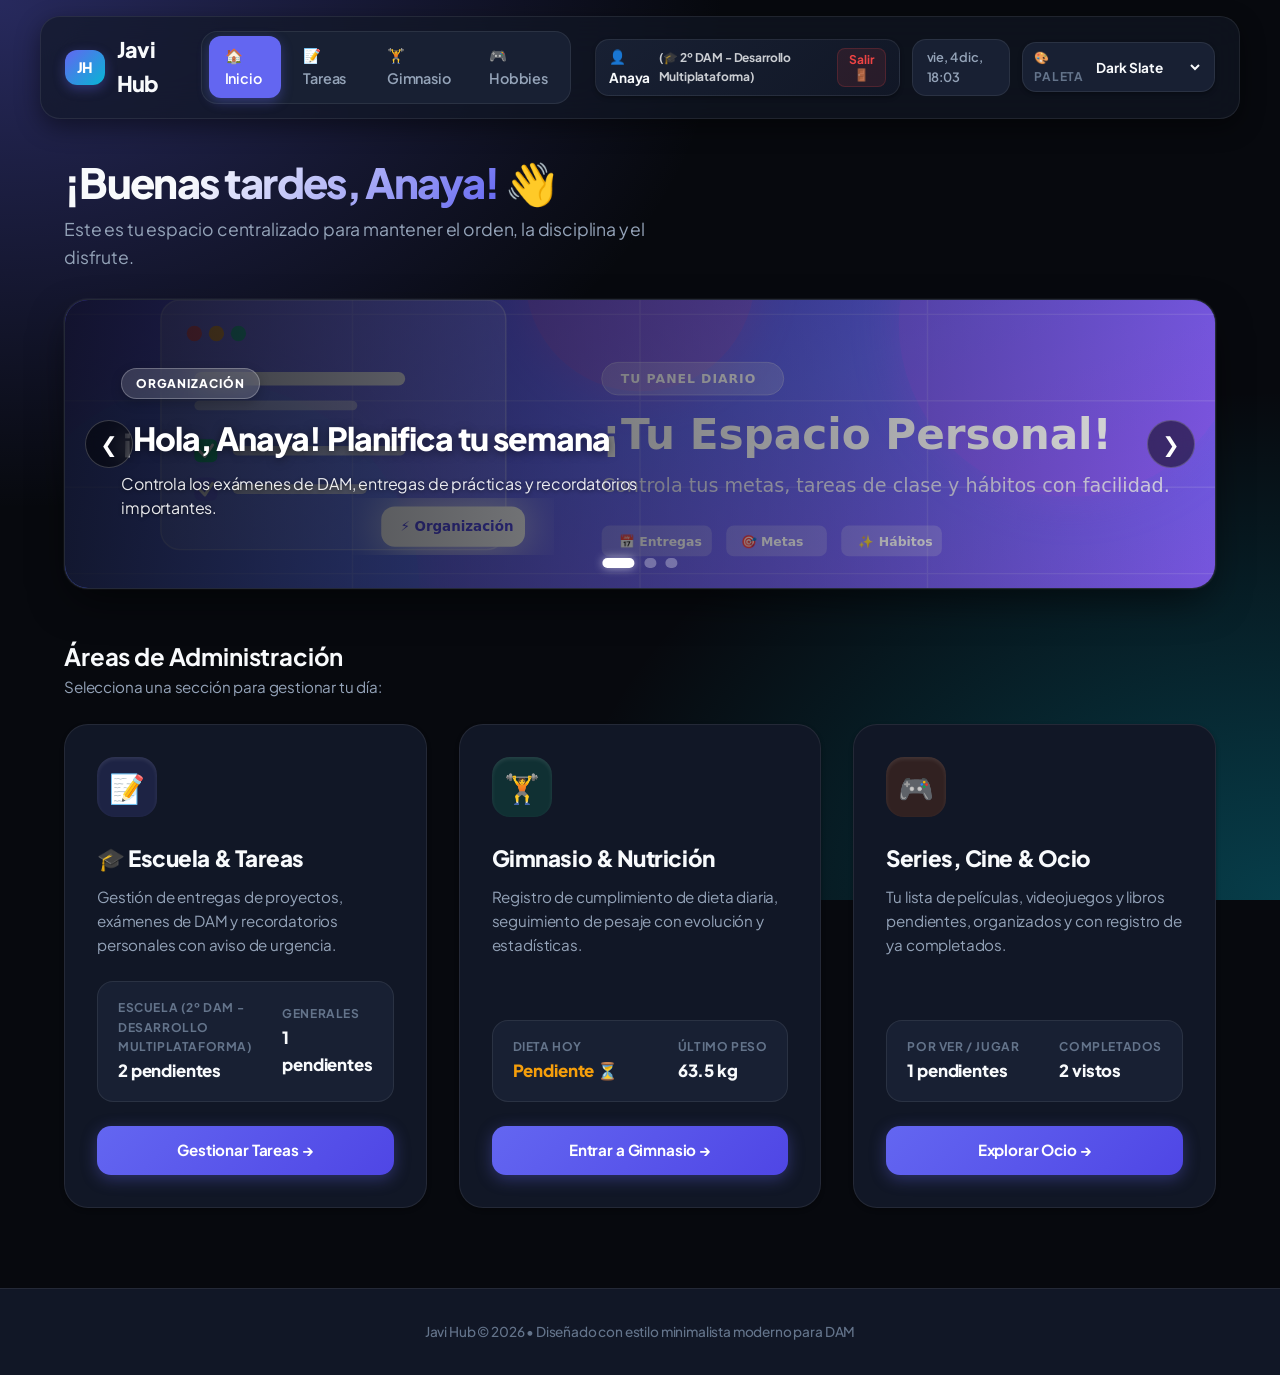
<file: Prueba antigravity/index.html>
<!DOCTYPE html>
<html lang="es" data-theme="dark">
<head>
  <meta charset="UTF-8">
  <meta name="viewport" content="width=device-width, initial-scale=1.0">
  <title>Javi Hub | Gestor del Día a Día</title>
  <link rel="stylesheet" href="style/style.css">
  <link rel="preconnect" href="https://fonts.googleapis.com">
  <link rel="preconnect" href="https://fonts.gstatic.com" crossorigin>
  <link href="https://fonts.googleapis.com/css2?family=Inter:wght@400;500;600;700;800&display=swap" rel="stylesheet">
</head>
<body>

  <!-- Barra de navegación -->
  <header class="navbar">
    <div class="container nav-container">
      <a href="index.html" class="nav-brand">
        <span class="brand-badge">JH</span>
        <span>Javi Hub</span>
      </a>

      <nav>
        <ul class="nav-links">
          <li class="nav-item active"><a href="index.html">🏠 Inicio</a></li>
          <li class="nav-item"><a href="tareas.html">📝 Tareas</a></li>
          <li class="nav-item"><a href="gimnasio.html">🏋️ Gimnasio</a></li>
          <li class="nav-item"><a href="hobbies.html">🎮 Hobbies</a></li>
        </ul>
      </nav>

      <div class="nav-actions">
        <span id="liveClock" class="time-badge">🕒 Cargando...</span>
        <div class="theme-selector">
          <label for="themeSelect">🎨 Paleta</label>
          <select id="themeSelect">
            <option value="dark">Dark Slate</option>
            <option value="light">Minimal Claro</option>
            <option value="nordic">Nórdico Mint</option>
            <option value="warm">Cálido Sunset</option>
          </select>
        </div>
      </div>
    </div>
  </header>

  <!-- Contenido principal -->
  <main class="main-content">
    <div class="container">
      
      <!-- Sección Bienvenida -->
      <section class="welcome-hero">
        <div class="greeting-box">
          <div>
            <h1 class="greeting-title">
              <span id="dynamicGreeting">¡Te damos la bienvenida!</span> 👋
            </h1>
            <p class="greeting-subtitle">
              Este es tu espacio centralizado para mantener el orden, la disciplina y el disfrute.
            </p>
          </div>
        </div>

        <!-- Pancarta movediza / Carrusel de bienvenida -->
        <div class="banner-carousel" id="homeCarousel">
          <div class="carousel-slides" id="carouselSlides">
            <!-- Slide 1 -->
            <div class="carousel-slide">
              <img src="media/banner1.svg" alt="Organización y Tareas">
              <div class="carousel-overlay">
                <span class="carousel-pill">ORGANIZACIÓN</span>
                <h2 class="carousel-title" id="carouselWelcomeTitle">Planifica tu semana con éxito</h2>
                <p class="carousel-desc">Controla los exámenes de DAM, entregas de prácticas y recordatorios importantes.</p>
              </div>
            </div>
            <!-- Slide 2 -->
            <div class="carousel-slide">
              <img src="media/banner2.svg" alt="Gimnasio y Dieta">
              <div class="carousel-overlay">
                <span class="carousel-pill">DISCIPLINA &amp; SALUD</span>
                <h2 class="carousel-title">Constancia que se nota</h2>
                <p class="carousel-desc">Monitorea tu pesaje diario y mantén tu racha de nutrición saludable.</p>
              </div>
            </div>
            <!-- Slide 3 -->
            <div class="carousel-slide">
              <img src="media/banner3.svg" alt="Ocio y Hobbies">
              <div class="carousel-overlay">
                <span class="carousel-pill">DESCONEXIÓN</span>
                <h2 class="carousel-title">Tu espacio de entretenimiento</h2>
                <p class="carousel-desc">Guarda y puntúa tus películas, series, videojuegos y libros favoritos.</p>
              </div>
            </div>
          </div>

          <!-- Botones de carrusel -->
          <button class="carousel-btn prev" id="carouselPrev" aria-label="Anterior">&#10094;</button>
          <button class="carousel-btn next" id="carouselNext" aria-label="Siguiente">&#10095;</button>

          <!-- Indicadores de puntos -->
          <div class="carousel-indicators" id="carouselIndicators">
            <span class="indicator-dot active" data-index="0"></span>
            <span class="indicator-dot" data-index="1"></span>
            <span class="indicator-dot" data-index="2"></span>
          </div>
        </div>
      </section>

      <!-- Opciones para Administrarse (Tarjetas interactivas) -->
      <section>
        <div style="margin-bottom: 1.5rem;">
          <h2 style="font-size: 1.5rem; font-weight: 700;">Áreas de Administración</h2>
          <p style="color: var(--text-secondary); font-size: 0.95rem;">Selecciona una sección para gestionar tu día:</p>
        </div>

        <div class="hub-grid">
          
          <!-- Tarjeta Tareas -->
          <div class="hub-card">
            <div>
              <div class="card-icon" style="background-color: var(--primary-light); color: var(--primary);">
                📝
              </div>
              <div class="hub-card-header">
                <h3>Tareas &amp; Escuela</h3>
                <p>Gestión de entregas de proyectos, exámenes de DAM y recordatorios personales con aviso de urgencia.</p>
              </div>
            </div>

            <div>
              <div class="card-stats">
                <div class="stat-item">
                  <span class="stat-label">Escuela</span>
                  <span class="stat-value" id="statsSchool">0 pendientes</span>
                </div>
                <div class="stat-item">
                  <span class="stat-label">Generales</span>
                  <span class="stat-value" id="statsGeneral">0 pendientes</span>
                </div>
              </div>
              <a href="tareas.html" class="btn btn-primary" style="width: 100%;">
                Gestionar Tareas &rarr;
              </a>
            </div>
          </div>

          <!-- Tarjeta Gimnasio -->
          <div class="hub-card">
            <div>
              <div class="card-icon" style="background-color: rgba(16, 185, 129, 0.15); color: var(--success);">
                🏋️
              </div>
              <div class="hub-card-header">
                <h3>Gimnasio &amp; Nutrición</h3>
                <p>Registro de cumplimiento de dieta diaria, seguimiento de pesaje con evolución y estadísticas.</p>
              </div>
            </div>

            <div>
              <div class="card-stats">
                <div class="stat-item">
                  <span class="stat-label">Dieta Hoy</span>
                  <span class="stat-value" id="statsDiet">Pendiente</span>
                </div>
                <div class="stat-item">
                  <span class="stat-label">Último Peso</span>
                  <span class="stat-value" id="statsWeight">-- kg</span>
                </div>
              </div>
              <a href="gimnasio.html" class="btn btn-primary" style="width: 100%; background-color: var(--success);">
                Entrar a Gimnasio &rarr;
              </a>
            </div>
          </div>

          <!-- Tarjeta Hobbies -->
          <div class="hub-card">
            <div>
              <div class="card-icon" style="background-color: rgba(234, 88, 12, 0.15); color: #ea580c;">
                🎮
              </div>
              <div class="hub-card-header">
                <h3>Series, Cine &amp; Ocio</h3>
                <p>Tu lista de películas, videojuegos y libros pendientes, organizados y con registro de ya completados.</p>
              </div>
            </div>

            <div>
              <div class="card-stats">
                <div class="stat-item">
                  <span class="stat-label">Por Ver / Jugar</span>
                  <span class="stat-value" id="statsHobbiesPending">0 pendientes</span>
                </div>
                <div class="stat-item">
                  <span class="stat-label">Completados</span>
                  <span class="stat-value" id="statsHobbiesDone">0 vistos</span>
                </div>
              </div>
              <a href="hobbies.html" class="btn btn-primary" style="width: 100%; background-color: #ea580c;">
                Explorar Ocio &rarr;
              </a>
            </div>
          </div>

        </div>
      </section>

    </div>
  </main>

  <!-- Footer -->
  <footer class="footer">
    <div class="container">
      <p>Javi Hub &copy; 2026 &bull; Diseñado con estilo minimalista moderno para DAM</p>
    </div>
  </footer>

  <script src="js/app.js"></script>
  <script>
    // Lógica del Carrusel Movedizo
    let currentSlide = 0;
    const slides = document.querySelectorAll('.carousel-slide');
    const totalSlides = slides.length;
    const slidesContainer = document.getElementById('carouselSlides');
    const dots = document.querySelectorAll('.indicator-dot');
    let autoSlideTimer;

    function goToSlide(index) {
      if (index < 0) index = totalSlides - 1;
      if (index >= totalSlides) index = 0;
      currentSlide = index;
      slidesContainer.style.transform = `translateX(-${currentSlide * 100}%)`;
      dots.forEach((dot, i) => {
        dot.classList.toggle('active', i === currentSlide);
      });
    }

    function nextSlide() {
      goToSlide(currentSlide + 1);
    }

    function prevSlide() {
      goToSlide(currentSlide - 1);
    }

    document.getElementById('carouselNext').addEventListener('click', () => {
      nextSlide();
      resetAutoSlide();
    });

    document.getElementById('carouselPrev').addEventListener('click', () => {
      prevSlide();
      resetAutoSlide();
    });

    dots.forEach(dot => {
      dot.addEventListener('click', (e) => {
        const idx = parseInt(e.target.getAttribute('data-index'), 10);
        goToSlide(idx);
        resetAutoSlide();
      });
    });

    function startAutoSlide() {
      autoSlideTimer = setInterval(nextSlide, 5000);
    }

    function resetAutoSlide() {
      clearInterval(autoSlideTimer);
      startAutoSlide();
    }

    startAutoSlide();

    // Pausar auto-slide al pasar el ratón
    const carouselEl = document.getElementById('homeCarousel');
    carouselEl.addEventListener('mouseenter', () => clearInterval(autoSlideTimer));
    carouselEl.addEventListener('mouseleave', () => startAutoSlide());

    // Cargar estadísticas rápidas de LocalStorage
    document.addEventListener('DOMContentLoaded', () => {
      // Tareas
      const schoolTasks = Storage.get('tasks_school', []);
      const generalTasks = Storage.get('tasks_general', []);
      const schoolPending = schoolTasks.filter(t => !t.completed).length;
      const generalPending = generalTasks.filter(t => !t.completed).length;
      document.getElementById('statsSchool').textContent = `${schoolPending} pendientes`;
      document.getElementById('statsGeneral').textContent = `${generalPending} pendientes`;

      // Gimnasio
      const todayStr = new Date().toISOString().split('T')[0];
      const dietLogs = Storage.get('gym_diet_logs', {});
      const dietDone = !!dietLogs[todayStr];
      const dietEl = document.getElementById('statsDiet');
      if (dietDone) {
        dietEl.textContent = 'Cumplida ✨';
        dietEl.style.color = 'var(--success)';
      } else {
        dietEl.textContent = 'Pendiente ⏳';
        dietEl.style.color = 'var(--warning)';
      }

      const weightHistory = Storage.get('gym_weights', []);
      if (weightHistory.length > 0) {
        const lastEntry = weightHistory[weightHistory.length - 1];
        document.getElementById('statsWeight').textContent = `${lastEntry.weight} kg`;
      }

      // Hobbies
      const hobbiesList = Storage.get('hobbies_list', []);
      const hPending = hobbiesList.filter(h => !h.completed).length;
      const hDone = hobbiesList.filter(h => h.completed).length;
      document.getElementById('statsHobbiesPending').textContent = `${hPending} pendientes`;
      document.getElementById('statsHobbiesDone').textContent = `${hDone} vistos`;
    });
  </script>
</body>
</html>
</file>
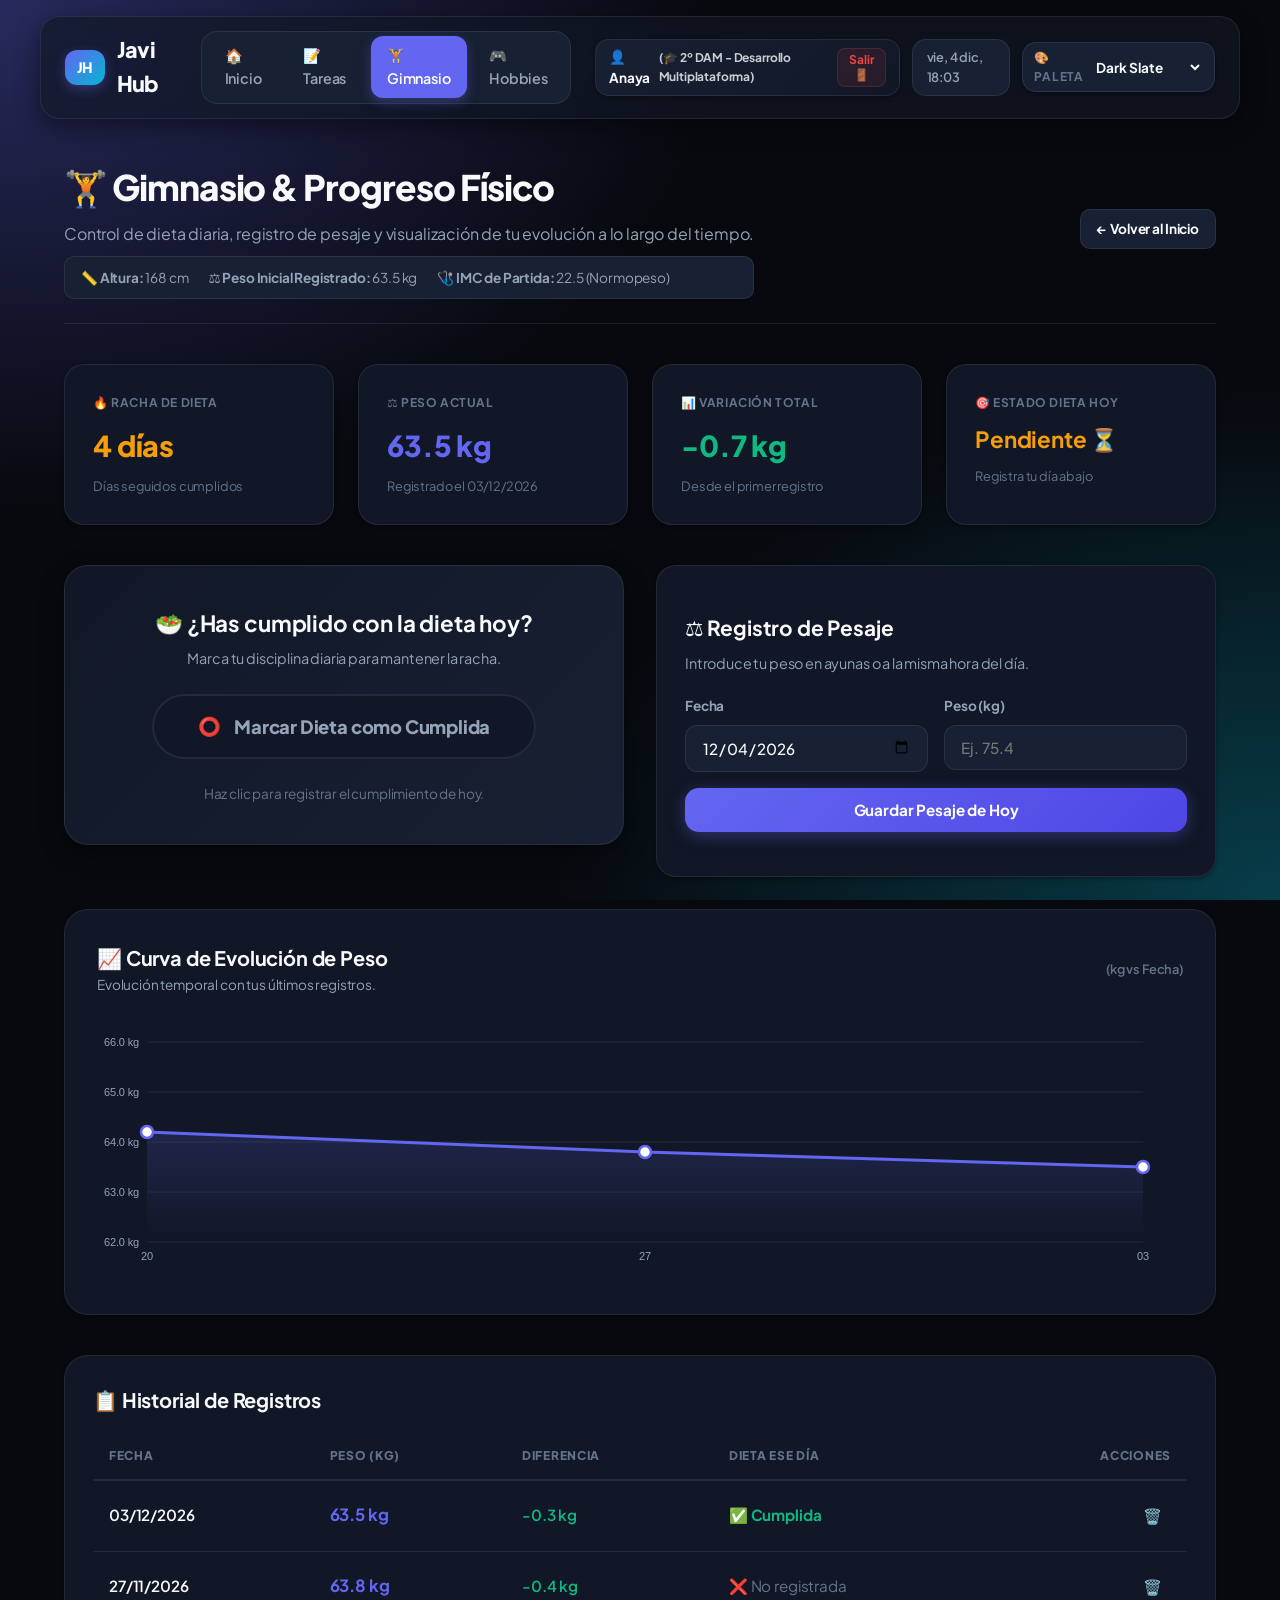
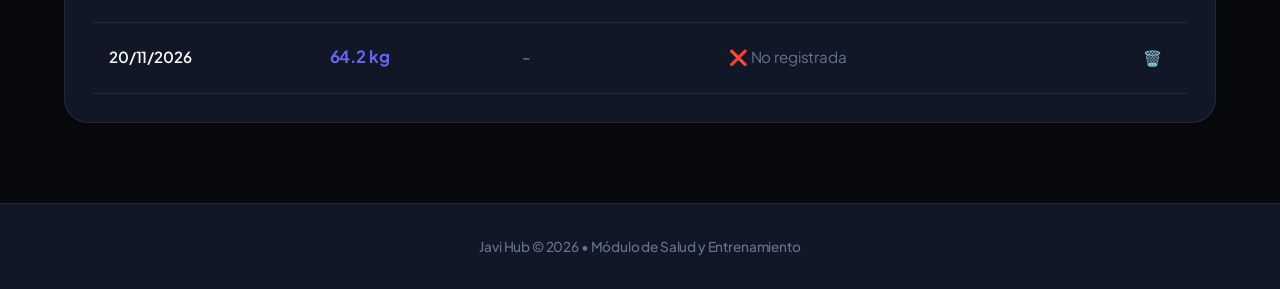
<file: Prueba antigravity/gimnasio.html>
<!DOCTYPE html>
<html lang="es" data-theme="dark">
<head>
  <meta charset="UTF-8">
  <meta name="viewport" content="width=device-width, initial-scale=1.0">
  <title>Gimnasio &amp; Nutrición | Javi Hub</title>
  <link rel="stylesheet" href="style/style.css">
  <link rel="preconnect" href="https://fonts.googleapis.com">
  <link rel="preconnect" href="https://fonts.gstatic.com" crossorigin>
  <link href="https://fonts.googleapis.com/css2?family=Inter:wght@400;500;600;700;800&display=swap" rel="stylesheet">
</head>
<body>

  <!-- Barra de navegación -->
  <header class="navbar">
    <div class="container nav-container">
      <a href="index.html" class="nav-brand">
        <span class="brand-badge">JH</span>
        <span>Javi Hub</span>
      </a>

      <nav>
        <ul class="nav-links">
          <li class="nav-item"><a href="index.html">🏠 Inicio</a></li>
          <li class="nav-item"><a href="tareas.html">📝 Tareas</a></li>
          <li class="nav-item active"><a href="gimnasio.html">🏋️ Gimnasio</a></li>
          <li class="nav-item"><a href="hobbies.html">🎮 Hobbies</a></li>
        </ul>
      </nav>

      <div class="nav-actions">
        <span id="liveClock" class="time-badge">🕒 Cargando...</span>
        <div class="theme-selector">
          <label for="themeSelect">🎨 Paleta</label>
          <select id="themeSelect">
            <option value="dark">Dark Slate</option>
            <option value="light">Minimal Claro</option>
            <option value="nordic">Nórdico Mint</option>
            <option value="warm">Cálido Sunset</option>
          </select>
        </div>
      </div>
    </div>
  </header>

  <!-- Contenido principal -->
  <main class="main-content">
    <div class="container">
      
      <!-- Encabezado de página -->
      <div class="page-header">
        <div class="page-title-box">
          <h1>🏋️ Gimnasio &amp; Progreso Físico</h1>
          <p>Control de dieta diaria, registro de pesaje y visualización de tu evolución a lo largo del tiempo.</p>
          <div id="userGymProfile" style="margin-top: 0.6rem;"></div>
        </div>
        <div>
          <a href="index.html" class="btn btn-secondary btn-sm">
            &larr; Volver al Inicio
          </a>
        </div>
      </div>

      <!-- Tarjetas de métricas rápidas -->
      <div class="gym-stats-row">
        <div class="stat-card">
          <span class="stat-label">🔥 Racha de Dieta</span>
          <span class="stat-value" id="dietStreakDisplay" style="font-size: 1.8rem; color: var(--warning);">0 días</span>
          <span style="font-size: 0.8rem; color: var(--text-muted);">Días seguidos cumplidos</span>
        </div>

        <div class="stat-card">
          <span class="stat-label">⚖️ Peso Actual</span>
          <span class="stat-value" id="currentWeightDisplay" style="font-size: 1.8rem; color: var(--primary);">-- kg</span>
          <span style="font-size: 0.8rem; color: var(--text-muted);" id="currentWeightDate">Sin registro</span>
        </div>

        <div class="stat-card">
          <span class="stat-label">📊 Variación Total</span>
          <span class="stat-value" id="weightDiffDisplay" style="font-size: 1.8rem;">-- kg</span>
          <span style="font-size: 0.8rem; color: var(--text-muted);">Desde el primer registro</span>
        </div>

        <div class="stat-card">
          <span class="stat-label">🎯 Estado Dieta Hoy</span>
          <span class="stat-value" id="dietStatusToday" style="font-size: 1.4rem; font-weight: 700; color: var(--text-muted);">Pendiente</span>
          <span style="font-size: 0.8rem; color: var(--text-muted);">Registra tu día abajo</span>
        </div>
      </div>

      <!-- Sección Dieta y Pesaje de Hoy (En paralelo) -->
      <div class="two-column-layout" style="margin-bottom: 2rem;">
        
        <!-- Bloque 1: Dieta de Hoy -->
        <div class="diet-checker-box">
          <div>
            <h2 style="font-size: 1.4rem; font-weight: 700; margin-bottom: 0.3rem;">🥗 ¿Has cumplido con la dieta hoy?</h2>
            <p style="color: var(--text-secondary); font-size: 0.9rem;">Marca tu disciplina diaria para mantener la racha.</p>
          </div>

          <button id="dietToggleBtn" class="diet-toggle-btn pending">
            <span id="dietBtnIcon">⭕</span>
            <span id="dietBtnText">Marcar Dieta como Cumplida</span>
          </button>

          <p id="dietFeedbackText" style="font-size: 0.85rem; color: var(--text-muted);">
            Haz clic para registrar el cumplimiento de hoy.
          </p>
        </div>

        <!-- Bloque 2: Registro de Pesaje -->
        <div class="form-card" style="margin-bottom: 0; display: flex; flex-direction: column; justify-content: center;">
          <h2 style="font-size: 1.3rem; font-weight: 700; margin-bottom: 0.5rem;">⚖️ Registro de Pesaje</h2>
          <p style="color: var(--text-secondary); font-size: 0.9rem; margin-bottom: 1.25rem;">Introduce tu peso en ayunas o a la misma hora del día.</p>

          <form id="weightForm" style="display: flex; flex-direction: column; gap: 1rem;">
            <div style="display: flex; gap: 1rem; flex-wrap: wrap;">
              <div class="form-group" style="flex: 1;">
                <label for="weightDate">Fecha</label>
                <input type="date" id="weightDate" class="form-control" required>
              </div>

              <div class="form-group" style="flex: 1;">
                <label for="weightValue">Peso (kg)</label>
                <input type="number" step="0.1" id="weightValue" class="form-control" placeholder="Ej. 75.4" required min="30" max="250">
              </div>
            </div>

            <button type="submit" class="btn btn-primary" style="background-color: var(--success); width: 100%;">
              Guardar Pesaje de Hoy
            </button>
          </form>
        </div>

      </div>

      <!-- Gráfico de Evolución de Peso -->
      <div class="chart-wrapper">
        <div style="display: flex; justify-content: space-between; align-items: center; margin-bottom: 1rem;">
          <div>
            <h2 style="font-size: 1.25rem; font-weight: 700;">📈 Curva de Evolución de Peso</h2>
            <p style="color: var(--text-secondary); font-size: 0.85rem;">Evolución temporal con tus últimos registros.</p>
          </div>
          <span style="font-size: 0.8rem; color: var(--text-muted); font-weight: 600;">(kg vs Fecha)</span>
        </div>

        <div class="chart-container">
          <canvas id="weightChart" style="width: 100%; height: 100%;"></canvas>
        </div>
      </div>

      <!-- Tabla Historial de Pesajes y Dieta -->
      <div class="weight-table-box">
        <h2 style="font-size: 1.25rem; font-weight: 700; margin-bottom: 1rem;">📋 Historial de Registros</h2>
        
        <div style="overflow-x: auto;">
          <table class="styled-table">
            <thead>
              <tr>
                <th>Fecha</th>
                <th>Peso (kg)</th>
                <th>Diferencia</th>
                <th>Dieta ese día</th>
                <th style="text-align: right;">Acciones</th>
              </tr>
            </thead>
            <tbody id="weightTableBody">
              <!-- Inyectado por JS -->
            </tbody>
          </table>
        </div>
      </div>

    </div>
  </main>

  <!-- Footer -->
  <footer class="footer">
    <div class="container">
      <p>Javi Hub &copy; 2026 &bull; Módulo de Salud y Entrenamiento</p>
    </div>
  </footer>

  <script src="js/app.js"></script>
  <script>
    // Inicialización de fechas
    const todayStr = new Date().toISOString().split('T')[0];
    document.getElementById('weightDate').value = todayStr;

    // Cargar datos
    let weightHistory = Storage.get('gym_weights', null);
    let dietLogs = Storage.get('gym_diet_logs', null);

    const activeUser = Auth.getUser();
    const userStartingWeight = (activeUser && activeUser.peso_inicial) ? parseFloat(activeUser.peso_inicial) : 70.0;

    // Inicializar con el peso real que el usuario registró al crear su cuenta
    if (weightHistory === null || weightHistory.length === 0) {
      weightHistory = [
        { id: Date.now(), date: todayStr, weight: userStartingWeight }
      ];
      Storage.set('gym_weights', weightHistory);
    }

    if (dietLogs === null) {
      dietLogs = {};
      Storage.set('gym_diet_logs', dietLogs);
    }

    function getPastDate(daysAgo) {
      const d = new Date();
      d.setDate(d.getDate() - daysAgo);
      return d.toISOString().split('T')[0];
    }

    // Toggle de dieta de hoy
    const dietBtn = document.getElementById('dietToggleBtn');
    const dietIcon = document.getElementById('dietBtnIcon');
    const dietText = document.getElementById('dietBtnText');
    const dietFeedback = document.getElementById('dietFeedbackText');

    function updateDietUI() {
      const isDone = !!dietLogs[todayStr];
      const statusTodayEl = document.getElementById('dietStatusToday');

      if (isDone) {
        dietBtn.className = 'diet-toggle-btn completed';
        dietIcon.textContent = '✅';
        const u = Auth.getUser();
        const uName = u ? (u.username.charAt(0).toUpperCase() + u.username.slice(1)) : 'campeón';
        dietFeedback.textContent = `¡Excelente trabajo, ${uName}! Mantén el foco.`;
        dietFeedback.style.color = 'var(--success)';
        statusTodayEl.textContent = '¡Cumplida! 🎉';
        statusTodayEl.style.color = 'var(--success)';
      } else {
        dietBtn.className = 'diet-toggle-btn pending';
        dietIcon.textContent = '⭕';
        dietText.textContent = 'Marcar Dieta como Cumplida';
        dietFeedback.textContent = 'Haz clic para registrar el cumplimiento de hoy.';
        dietFeedback.style.color = 'var(--text-muted)';
        statusTodayEl.textContent = 'Pendiente ⏳';
        statusTodayEl.style.color = 'var(--warning)';
      }

      // Calcular racha
      calculateStreak();
    }

    dietBtn.addEventListener('click', () => {
      const current = !!dietLogs[todayStr];
      if (current) {
        delete dietLogs[todayStr];
      } else {
        dietLogs[todayStr] = true;
      }
      Storage.set('gym_diet_logs', dietLogs);
      updateDietUI();
      renderTable();
    });

    function calculateStreak() {
      let streak = 0;
      let checkDate = new Date();
      
      // Si hoy no está marcado, comprobar si ayer sí estaba marcado para no romper racha hasta que acabe el día
      const todayISO = checkDate.toISOString().split('T')[0];
      if (!dietLogs[todayISO]) {
        checkDate.setDate(checkDate.getDate() - 1);
      }

      while (true) {
        const dStr = checkDate.toISOString().split('T')[0];
        if (dietLogs[dStr]) {
          streak++;
          checkDate.setDate(checkDate.getDate() - 1);
        } else {
          break;
        }
      }

      document.getElementById('dietStreakDisplay').textContent = `${streak} ${streak === 1 ? 'día' : 'días'}`;
    }

    // Formulario de pesaje
    document.getElementById('weightForm').addEventListener('submit', (e) => {
      e.preventDefault();
      const date = document.getElementById('weightDate').value;
      const weight = parseFloat(document.getElementById('weightValue').value);

      if (!date || isNaN(weight)) return;

      // Verificar si ya existe registro en esa fecha
      const existingIdx = weightHistory.findIndex(w => w.date === date);
      if (existingIdx >= 0) {
        weightHistory[existingIdx].weight = weight;
      } else {
        weightHistory.push({
          id: Date.now(),
          date,
          weight
        });
      }

      // Ordenar por fecha
      weightHistory.sort((a, b) => new Date(a.date) - new Date(b.date));
      Storage.set('gym_weights', weightHistory);

      document.getElementById('weightValue').value = '';
      updateStatsAndUI();
    });

    // Eliminar pesaje
    window.deleteWeight = function(id) {
      if (!confirm('¿Eliminar este registro de peso?')) return;
      weightHistory = weightHistory.filter(w => w.id !== id);
      Storage.set('gym_weights', weightHistory);
      updateStatsAndUI();
    };

    function updateStatsAndUI() {
      if (weightHistory.length > 0) {
        const latest = weightHistory[weightHistory.length - 1];
        const initial = weightHistory[0];
        const diff = (latest.weight - initial.weight).toFixed(1);

        document.getElementById('currentWeightDisplay').textContent = `${latest.weight} kg`;
        document.getElementById('currentWeightDate').textContent = `Registrado el ${formatDate(latest.date)}`;

        const diffEl = document.getElementById('weightDiffDisplay');
        const sign = diff > 0 ? '+' : '';
        diffEl.textContent = `${sign}${diff} kg`;
        diffEl.style.color = diff <= 0 ? 'var(--success)' : 'var(--warning)';
      } else {
        document.getElementById('currentWeightDisplay').textContent = '-- kg';
        document.getElementById('weightDiffDisplay').textContent = '-- kg';
      }

      renderTable();
      drawChart();
    }

    function renderTable() {
      const tbody = document.getElementById('weightTableBody');
      const reversed = [...weightHistory].reverse();

      if (reversed.length === 0) {
        tbody.innerHTML = `<tr><td colspan="5" style="text-align: center; color: var(--text-muted); padding: 2rem;">Aún no hay registros de peso.</td></tr>`;
        return;
      }

      tbody.innerHTML = reversed.map((entry, idx) => {
        // Calcular diferencia con el registro previo en orden cronológico
        const origIdx = weightHistory.findIndex(w => w.id === entry.id);
        let diffStr = '-';
        let diffColor = 'var(--text-muted)';

        if (origIdx > 0) {
          const prev = weightHistory[origIdx - 1];
          const d = (entry.weight - prev.weight).toFixed(1);
          const sign = d > 0 ? '+' : '';
          diffStr = `${sign}${d} kg`;
          diffColor = d <= 0 ? 'var(--success)' : 'var(--danger)';
        }

        const dietCheck = !!dietLogs[entry.date];
        const dietBadge = dietCheck 
          ? '<span style="color: var(--success); font-weight: 700;">✅ Cumplida</span>' 
          : '<span style="color: var(--text-muted);">❌ No registrada</span>';

        return `
          <tr>
            <td style="font-weight: 600;">${formatDate(entry.date)}</td>
            <td style="font-weight: 700; color: var(--primary); font-size: 1.05rem;">${entry.weight} kg</td>
            <td style="color: ${diffColor}; font-weight: 600;">${diffStr}</td>
            <td>${dietBadge}</td>
            <td style="text-align: right;">
              <button class="btn-icon" onclick="deleteWeight(${entry.id})" title="Eliminar registro">🗑️</button>
            </td>
          </tr>
        `;
      }).join('');
    }

    function formatDate(dStr) {
      const [year, month, day] = dStr.split('-');
      return `${day}/${month}/${year}`;
    }

    // Dibujado del Gráfico Canvas (Responsive y Moderno)
    function drawChart() {
      const canvas = document.getElementById('weightChart');
      if (!canvas) return;
      const ctx = canvas.getContext('2d');

      // Ajustar dimensiones internas según CSS
      const rect = canvas.getBoundingClientRect();
      const dpr = window.devicePixelRatio || 1;
      canvas.width = rect.width * dpr;
      canvas.height = rect.height * dpr;
      ctx.scale(dpr, dpr);

      const w = rect.width;
      const h = rect.height;
      ctx.clearRect(0, 0, w, h);

      if (weightHistory.length < 2) {
        ctx.fillStyle = '#94a3b8';
        ctx.font = '14px sans-serif';
        ctx.textAlign = 'center';
        ctx.fillText('Añade al menos 2 registros para visualizar la curva de progreso.', w / 2, h / 2);
        return;
      }

      const paddingLeft = 50;
      const paddingRight = 40;
      const paddingTop = 30;
      const paddingBottom = 40;

      const chartW = w - paddingLeft - paddingRight;
      const chartH = h - paddingTop - paddingBottom;

      const weights = weightHistory.map(entry => entry.weight);
      const minWeight = Math.floor(Math.min(...weights) - 1);
      const maxWeight = Math.ceil(Math.max(...weights) + 1);

      // Líneas horizontales de guía
      ctx.strokeStyle = getComputedStyle(document.documentElement).getPropertyValue('--border-color').trim() || '#334155';
      ctx.lineWidth = 1;
      ctx.fillStyle = '#94a3b8';
      ctx.font = '11px sans-serif';
      ctx.textAlign = 'right';

      const steps = 4;
      for (let i = 0; i <= steps; i++) {
        const val = minWeight + ((maxWeight - minWeight) / steps) * i;
        const y = paddingTop + chartH - (i / steps) * chartH;

        ctx.beginPath();
        ctx.moveTo(paddingLeft, y);
        ctx.lineTo(w - paddingRight, y);
        ctx.stroke();

        ctx.fillText(`${val.toFixed(1)} kg`, paddingLeft - 8, y + 4);
      }

      // Puntos en pantalla
      const points = weightHistory.map((entry, index) => {
        const x = paddingLeft + (index / (weightHistory.length - 1)) * chartW;
        const y = paddingTop + chartH - ((entry.weight - minWeight) / (maxWeight - minWeight)) * chartH;
        return { x, y, ...entry };
      });

      // Dibujar área con degradado
      const primaryColor = getComputedStyle(document.documentElement).getPropertyValue('--primary').trim() || '#6366f1';
      const grad = ctx.createLinearGradient(0, paddingTop, 0, paddingTop + chartH);
      grad.addColorStop(0, primaryColor + '55');
      grad.addColorStop(1, primaryColor + '00');

      ctx.beginPath();
      ctx.moveTo(points[0].x, points[0].y);
      for (let i = 1; i < points.length; i++) {
        ctx.lineTo(points[i].x, points[i].y);
      }
      ctx.lineTo(points[points.length - 1].x, paddingTop + chartH);
      ctx.lineTo(points[0].x, paddingTop + chartH);
      ctx.closePath();
      ctx.fillStyle = grad;
      ctx.fill();

      // Dibujar línea continua
      ctx.beginPath();
      ctx.moveTo(points[0].x, points[0].y);
      for (let i = 1; i < points.length; i++) {
        ctx.lineTo(points[i].x, points[i].y);
      }
      ctx.strokeStyle = primaryColor;
      ctx.lineWidth = 3;
      ctx.stroke();

      // Dibujar círculos y etiquetas de fechas
      ctx.textAlign = 'center';
      points.forEach(pt => {
        // Círculo exterior
        ctx.beginPath();
        ctx.arc(pt.x, pt.y, 6, 0, Math.PI * 2);
        ctx.fillStyle = '#ffffff';
        ctx.fill();
        ctx.strokeStyle = primaryColor;
        ctx.lineWidth = 2.5;
        ctx.stroke();

        // Fecha abajo
        const [,, day] = pt.date.split('-');
        ctx.fillStyle = '#94a3b8';
        ctx.fillText(day, pt.x, paddingTop + chartH + 18);
      });
    }

    window.addEventListener('resize', drawChart);

    // Inicializar
    updateDietUI();
    updateStatsAndUI();
  </script>
</body>
</html>
</file>
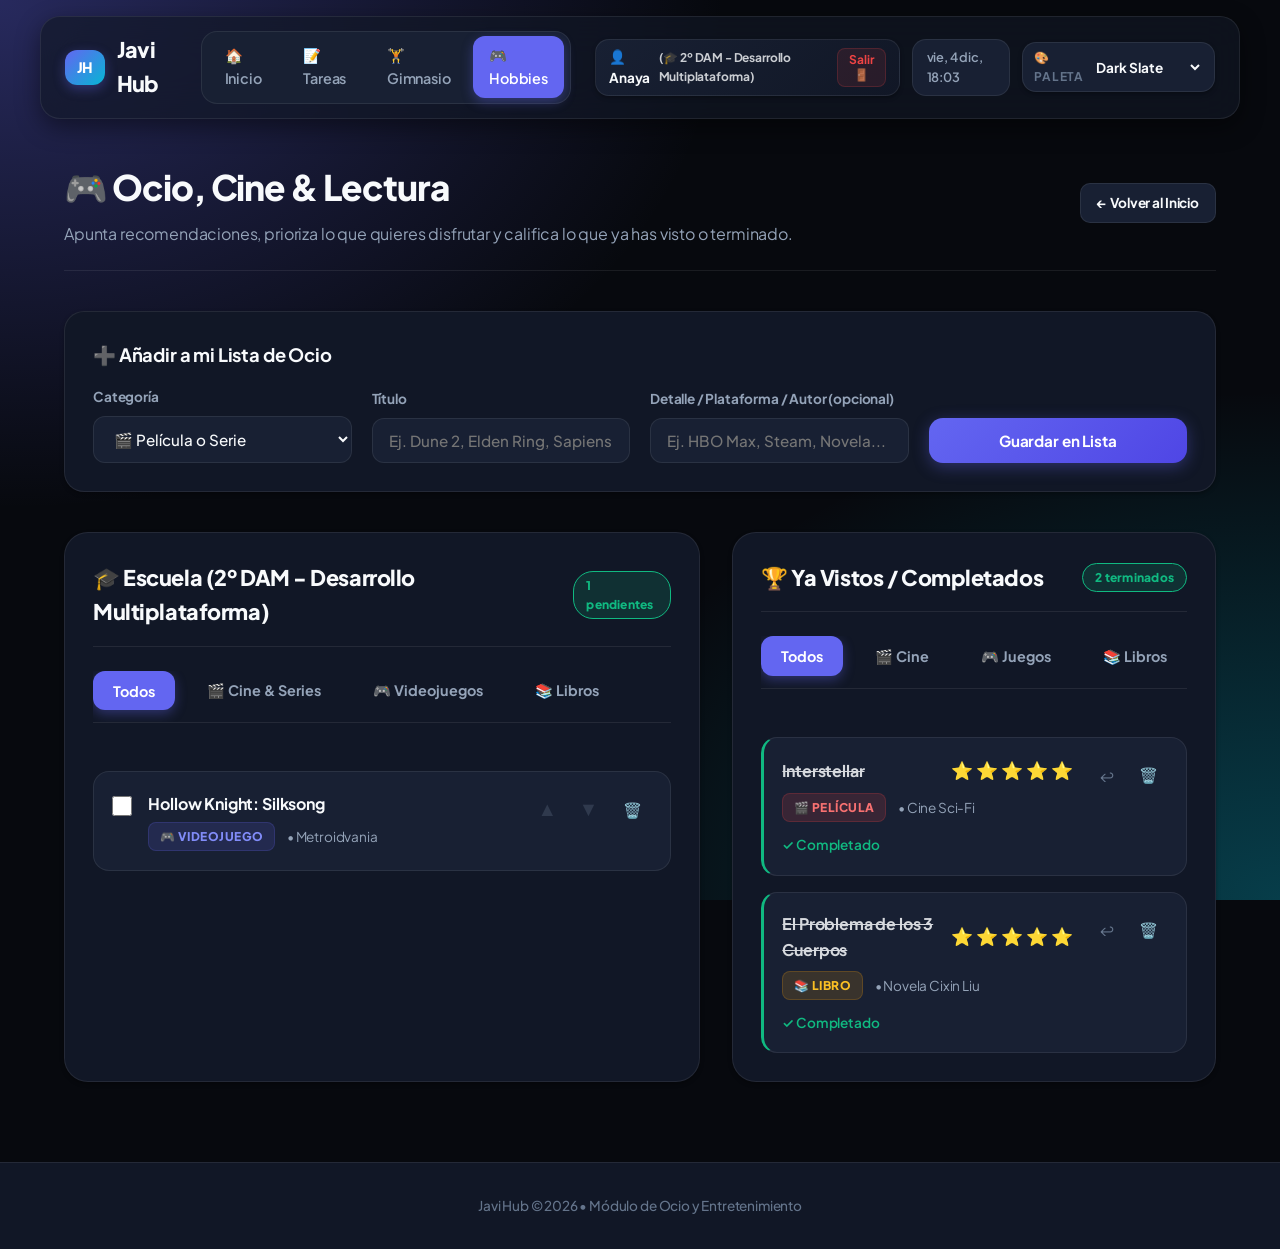
<file: Prueba antigravity/hobbies.html>
<!DOCTYPE html>
<html lang="es" data-theme="dark">
<head>
  <meta charset="UTF-8">
  <meta name="viewport" content="width=device-width, initial-scale=1.0">
  <title>Hobbies &amp; Entretenimiento | Javi Hub</title>
  <link rel="stylesheet" href="style/style.css">
  <link rel="preconnect" href="https://fonts.googleapis.com">
  <link rel="preconnect" href="https://fonts.gstatic.com" crossorigin>
  <link href="https://fonts.googleapis.com/css2?family=Inter:wght@400;500;600;700;800&display=swap" rel="stylesheet">
</head>
<body>

  <!-- Barra de navegación -->
  <header class="navbar">
    <div class="container nav-container">
      <a href="index.html" class="nav-brand">
        <span class="brand-badge">JH</span>
        <span>Javi Hub</span>
      </a>

      <nav>
        <ul class="nav-links">
          <li class="nav-item"><a href="index.html">🏠 Inicio</a></li>
          <li class="nav-item"><a href="tareas.html">📝 Tareas</a></li>
          <li class="nav-item"><a href="gimnasio.html">🏋️ Gimnasio</a></li>
          <li class="nav-item active"><a href="hobbies.html">🎮 Hobbies</a></li>
        </ul>
      </nav>

      <div class="nav-actions">
        <span id="liveClock" class="time-badge">🕒 Cargando...</span>
        <div class="theme-selector">
          <label for="themeSelect">🎨 Paleta</label>
          <select id="themeSelect">
            <option value="dark">Dark Slate</option>
            <option value="light">Minimal Claro</option>
            <option value="nordic">Nórdico Mint</option>
            <option value="warm">Cálido Sunset</option>
          </select>
        </div>
      </div>
    </div>
  </header>

  <!-- Contenido principal -->
  <main class="main-content">
    <div class="container">
      
      <!-- Encabezado de página -->
      <div class="page-header">
        <div class="page-title-box">
          <h1>🎮 Ocio, Cine &amp; Lectura</h1>
          <p>Apunta recomendaciones, prioriza lo que quieres disfrutar y califica lo que ya has visto o terminado.</p>
        </div>
        <div>
          <a href="index.html" class="btn btn-secondary btn-sm">
            &larr; Volver al Inicio
          </a>
        </div>
      </div>

      <!-- Formulario de nuevo hobby -->
      <div class="form-card">
        <h3 style="font-size: 1.15rem; font-weight: 700; margin-bottom: 1rem; color: var(--text-primary);">
          ➕ Añadir a mi Lista de Ocio
        </h3>

        <form id="hobbyForm" class="form-grid">
          <div class="form-group">
            <label for="hobbyCategory">Categoría</label>
            <select id="hobbyCategory" class="form-control" required>
              <option value="pelicula">🎬 Película o Serie</option>
              <option value="videojuego">🎮 Videojuego</option>
              <option value="libro">📚 Libro</option>
            </select>
          </div>

          <div class="form-group" style="flex: 2;">
            <label for="hobbyTitle">Título</label>
            <input type="text" id="hobbyTitle" class="form-control" placeholder="Ej. Dune 2, Elden Ring, Sapiens..." required>
          </div>

          <div class="form-group">
            <label for="hobbyDetail">Detalle / Plataforma / Autor (opcional)</label>
            <input type="text" id="hobbyDetail" class="form-control" placeholder="Ej. HBO Max, Steam, Novela...">
          </div>

          <div class="form-group" style="display: flex; justify-content: flex-end;">
            <button type="submit" class="btn btn-primary" style="background-color: #ea580c; width: 100%;">
              Guardar en Lista
            </button>
          </div>
        </form>
      </div>

      <!-- Layout: Pendientes vs Ya Vistos/Completados -->
      <div class="hobby-grid-section">
        
        <!-- Columna 1: Por Disfrutar (Pendientes con ordenación) -->
        <div class="column-card">
          <div class="column-header">
            <h2>⏳ Lista de Pendientes</h2>
            <span id="pendingCountBadge" class="badge-urgency urgency-ok">0 pendientes</span>
          </div>

          <!-- Pestañas de Filtro Rápido -->
          <div class="hobby-tabs">
            <button class="hobby-tab-btn active" data-filter="all">Todos</button>
            <button class="hobby-tab-btn" data-filter="pelicula">🎬 Cine &amp; Series</button>
            <button class="hobby-tab-btn" data-filter="videojuego">🎮 Videojuegos</button>
            <button class="hobby-tab-btn" data-filter="libro">📚 Libros</button>
          </div>

          <div id="pendingHobbyList" class="task-list">
            <!-- Inyectado por JS -->
          </div>
        </div>

        <!-- Columna 2: Ya Vistos / Terminados (Agrupados por categoría) -->
        <div class="column-card">
          <div class="column-header">
            <h2>🏆 Ya Vistos / Completados</h2>
            <span id="doneCountBadge" class="badge-urgency urgency-ok">0 terminados</span>
          </div>

          <!-- Filtro de Completados -->
          <div class="hobby-tabs">
            <button class="hobby-tab-btn active" data-done-filter="all">Todos</button>
            <button class="hobby-tab-btn" data-done-filter="pelicula">🎬 Cine</button>
            <button class="hobby-tab-btn" data-done-filter="videojuego">🎮 Juegos</button>
            <button class="hobby-tab-btn" data-done-filter="libro">📚 Libros</button>
          </div>

          <div id="completedHobbyList" class="task-list">
            <!-- Inyectado por JS -->
          </div>
        </div>

      </div>

    </div>
  </main>

  <!-- Footer -->
  <footer class="footer">
    <div class="container">
      <p>Javi Hub &copy; 2026 &bull; Módulo de Ocio y Entretenimiento</p>
    </div>
  </footer>

  <script src="js/app.js"></script>
  <script>
    // Cargar datos
    let hobbiesList = Storage.get('hobbies_list', null);

    // Datos de ejemplo iniciales (vacíos para usuarios nuevos)
    if (hobbiesList === null) {
      hobbiesList = [];
      Storage.set('hobbies_list', hobbiesList);
    }

    let currentPendingFilter = 'all';
    let currentDoneFilter = 'all';

    // Manejo de filtros de pestañas
    document.querySelectorAll('[data-filter]').forEach(btn => {
      btn.addEventListener('click', (e) => {
        document.querySelectorAll('[data-filter]').forEach(b => b.classList.remove('active'));
        e.currentTarget.classList.add('active');
        currentPendingFilter = e.currentTarget.getAttribute('data-filter');
        renderHobbies();
      });
    });

    document.querySelectorAll('[data-done-filter]').forEach(btn => {
      btn.addEventListener('click', (e) => {
        document.querySelectorAll('[data-done-filter]').forEach(b => b.classList.remove('active'));
        e.currentTarget.classList.add('active');
        currentDoneFilter = e.currentTarget.getAttribute('data-done-filter');
        renderHobbies();
      });
    });

    // Formulario de agregar
    document.getElementById('hobbyForm').addEventListener('submit', (e) => {
      e.preventDefault();
      const category = document.getElementById('hobbyCategory').value;
      const title = document.getElementById('hobbyTitle').value.trim();
      const detail = document.getElementById('hobbyDetail').value.trim();

      if (!title) return;

      const newOrder = hobbiesList.length > 0 ? Math.max(...hobbiesList.map(h => h.order || 0)) + 1 : 1;

      hobbiesList.push({
        id: Date.now(),
        title,
        category,
        detail,
        completed: false,
        rating: 0,
        order: newOrder
      });

      Storage.set('hobbies_list', hobbiesList);
      document.getElementById('hobbyTitle').value = '';
      document.getElementById('hobbyDetail').value = '';
      renderHobbies();
    });

    // Cambiar estado a visto/completado
    window.toggleHobby = function(id) {
      hobbiesList = hobbiesList.map(h => {
        if (h.id === id) {
          const isDone = !h.completed;
          return { ...h, completed: isDone, rating: isDone ? (h.rating || 5) : 0 };
        }
        return h;
      });
      Storage.set('hobbies_list', hobbiesList);
      renderHobbies();
    };

    // Subir prioridad en la lista
    window.moveHobby = function(id, direction) {
      const pendingItems = hobbiesList.filter(h => !h.completed).sort((a, b) => a.order - b.order);
      const index = pendingItems.findIndex(h => h.id === id);
      if (index < 0) return;

      const targetIndex = index + direction;
      if (targetIndex < 0 || targetIndex >= pendingItems.length) return;

      // Intercambiar orden
      const temp = pendingItems[index].order;
      pendingItems[index].order = pendingItems[targetIndex].order;
      pendingItems[targetIndex].order = temp;

      Storage.set('hobbies_list', hobbiesList);
      renderHobbies();
    };

    // Cambiar puntuación de estrellas
    window.setRating = function(id, stars) {
      hobbiesList = hobbiesList.map(h => h.id === id ? { ...h, rating: stars } : h);
      Storage.set('hobbies_list', hobbiesList);
      renderHobbies();
    };

    // Eliminar de la lista
    window.deleteHobby = function(id) {
      if (!confirm('¿Eliminar este elemento de la lista?')) return;
      hobbiesList = hobbiesList.filter(h => h.id !== id);
      Storage.set('hobbies_list', hobbiesList);
      renderHobbies();
    };

    function renderHobbies() {
      renderPending();
      renderCompleted();
    }

    function getCategoryBadge(cat) {
      switch(cat) {
        case 'pelicula': return '<span class="hobby-badge badge-movie">🎬 Película</span>';
        case 'videojuego': return '<span class="hobby-badge badge-game">🎮 Videojuego</span>';
        case 'libro': return '<span class="hobby-badge badge-book">📚 Libro</span>';
        default: return '';
      }
    }

    function renderPending() {
      const container = document.getElementById('pendingHobbyList');
      const badge = document.getElementById('pendingCountBadge');

      let pending = hobbiesList.filter(h => !h.completed);
      badge.textContent = `${pending.length} pendientes`;

      if (currentPendingFilter !== 'all') {
        pending = pending.filter(h => h.category === currentPendingFilter);
      }

      pending.sort((a, b) => (a.order || 0) - (b.order || 0));

      if (pending.length === 0) {
        container.innerHTML = `
          <div class="empty-state">
            <div class="empty-state-icon">🍿</div>
            <p>No tienes elementos pendientes en esta categoría.</p>
          </div>
        `;
        return;
      }

      container.innerHTML = pending.map((item, idx) => `
        <div class="task-item">
          <div class="task-content">
            <input type="checkbox" class="task-checkbox" onchange="toggleHobby(${item.id})" title="Marcar como visto/completado">
            
            <div class="task-details">
              <span class="task-text">${escapeHtml(item.title)}</span>
              <div class="task-meta">
                ${getCategoryBadge(item.category)}
                ${item.detail ? `<span>&bull; ${escapeHtml(item.detail)}</span>` : ''}
              </div>
            </div>
          </div>

          <div style="display: flex; align-items: center; gap: 0.3rem;">
            <button class="btn-icon" title="Subir prioridad" onclick="moveHobby(${item.id}, -1)" ${idx === 0 ? 'disabled style="opacity: 0.3;"' : ''}>
              ▲
            </button>
            <button class="btn-icon" title="Bajar prioridad" onclick="moveHobby(${item.id}, 1)" ${idx === pending.length - 1 ? 'disabled style="opacity: 0.3;"' : ''}>
              ▼
            </button>
            <button class="btn-icon" title="Eliminar" onclick="deleteHobby(${item.id})">
              🗑️
            </button>
          </div>
        </div>
      `).join('');
    }

    function renderCompleted() {
      const container = document.getElementById('completedHobbyList');
      const badge = document.getElementById('doneCountBadge');

      let done = hobbiesList.filter(h => h.completed);
      badge.textContent = `${done.length} terminados`;

      if (currentDoneFilter !== 'all') {
        done = done.filter(h => h.category === currentDoneFilter);
      }

      if (done.length === 0) {
        container.innerHTML = `
          <div class="empty-state">
            <div class="empty-state-icon">✨</div>
            <p>Los elementos que taches aparecerán aquí con su calificación.</p>
          </div>
        `;
        return;
      }

      container.innerHTML = done.map(item => {
        const rating = item.rating || 5;
        let starsHtml = '';
        for (let i = 1; i <= 5; i++) {
          starsHtml += `<span onclick="setRating(${item.id}, ${i})" title="${i} estrellas">${i <= rating ? '⭐' : '☆'}</span>`;
        }

        return `
          <div class="task-item" style="border-left: 3px solid var(--success);">
            <div class="task-content">
              <div class="task-details" style="width: 100%;">
                <div style="display: flex; justify-content: space-between; align-items: center;">
                  <span class="task-text" style="text-decoration: line-through; opacity: 0.85;">${escapeHtml(item.title)}</span>
                  <div class="star-rating">${starsHtml}</div>
                </div>

                <div class="task-meta" style="margin-top: 0.2rem;">
                  ${getCategoryBadge(item.category)}
                  ${item.detail ? `<span>&bull; ${escapeHtml(item.detail)}</span>` : ''}
                  <span style="color: var(--success); font-weight: 600;">✓ Completado</span>
                </div>
              </div>
            </div>

            <div style="display: flex; align-items: center; gap: 0.2rem;">
              <button class="btn-icon" title="Desmarcar y devolver a pendientes" onclick="toggleHobby(${item.id})">
                ↩️
              </button>
              <button class="btn-icon" title="Eliminar permanentemente" onclick="deleteHobby(${item.id})">
                🗑️
              </button>
            </div>
          </div>
        `;
      }).join('');
    }

    function escapeHtml(text) {
      const div = document.createElement('div');
      div.textContent = text;
      return div.innerHTML;
    }

    renderHobbies();
  </script>
</body>
</html>
</file>
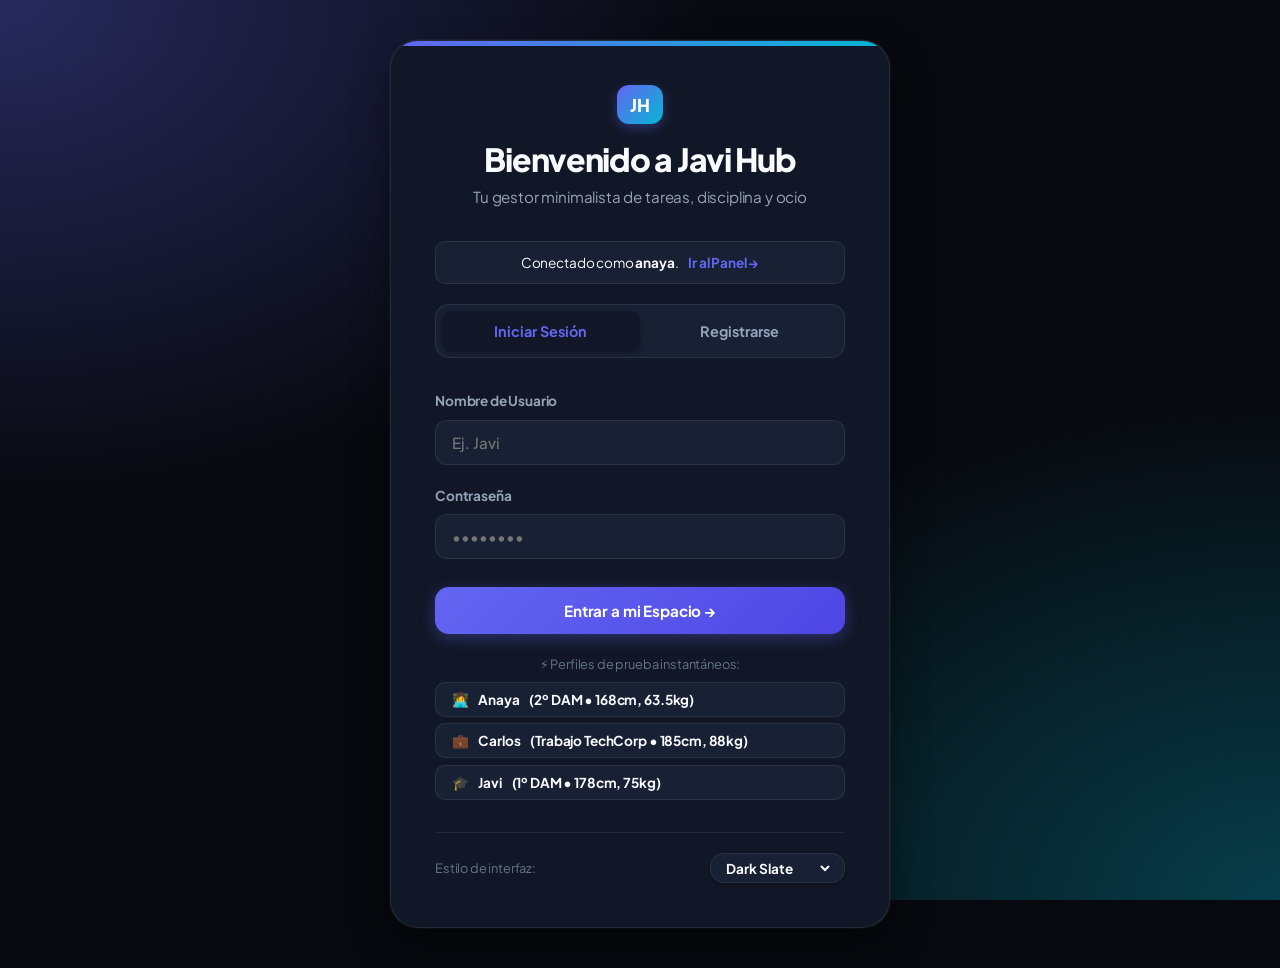
<file: Prueba antigravity/login.html>
<!DOCTYPE html>
<html lang="es" data-theme="dark">
<head>
  <meta charset="UTF-8">
  <meta name="viewport" content="width=device-width, initial-scale=1.0">
  <title>Acceso &amp; Registro | Javi Hub</title>
  <link rel="stylesheet" href="style/style.css">
  <link rel="preconnect" href="https://fonts.googleapis.com">
  <link rel="preconnect" href="https://fonts.gstatic.com" crossorigin>
  <link href="https://fonts.googleapis.com/css2?family=Inter:wght@400;500;600;700;800&display=swap" rel="stylesheet">
</head>
<body class="auth-page">

  <div class="auth-card">
    
    <!-- Encabezado de bienvenida -->
    <div class="auth-brand">
      <span class="brand-badge" style="font-size: 1.1rem; padding: 0.35rem 0.85rem;">JH</span>
      <h1>Bienvenido a Javi Hub</h1>
      <p>Tu gestor minimalista de tareas, disciplina y ocio</p>
    </div>

    <!-- Banner si ya hay una sesión activa -->
    <div id="alreadyLoggedBanner" style="display: none; background: var(--bg-surface-elevated); border: 1px solid var(--border-color); border-radius: 10px; padding: 0.6rem 0.8rem; margin-bottom: 1.25rem; font-size: 0.85rem; text-align: center;">
      <span>Conectado como <strong id="loggedUsername"></strong>.</span>
      <a href="index.html" style="font-weight: 700; margin-left: 0.5rem;">Ir al Panel &rarr;</a>
    </div>

    <!-- Pestañas Iniciar Sesión / Registrarse -->
    <div class="auth-tabs">
      <button type="button" class="auth-tab-btn active" id="tabLoginBtn">Iniciar Sesión</button>
      <button type="button" class="auth-tab-btn" id="tabRegisterBtn">Registrarse</button>
    </div>

    <!-- Mensaje de Alerta -->
    <div id="authAlert" class="auth-alert"></div>

    <!-- FORMULARIO 1: INICIAR SESIÓN -->
    <form id="loginForm">
      <div class="form-group" style="margin-bottom: 1.25rem;">
        <label for="loginUsername">Nombre de Usuario</label>
        <input type="text" id="loginUsername" class="form-control" placeholder="Ej. Javi" required autocomplete="username">
      </div>

      <div class="form-group" style="margin-bottom: 1.75rem;">
        <label for="loginPassword">Contraseña</label>
        <input type="password" id="loginPassword" class="form-control" placeholder="••••••••" required autocomplete="current-password">
      </div>

      <button type="submit" id="loginSubmitBtn" class="btn btn-primary" style="width: 100%; padding: 0.85rem;">
        Entrar a mi Espacio &rarr;
      </button>

      <div style="margin-top: 1.25rem; text-align: center;">
        <p style="font-size: 0.8rem; color: var(--text-muted); margin-bottom: 0.5rem;">⚡ Perfiles de prueba instantáneos:</p>
        <div style="display: flex; gap: 0.4rem; flex-direction: column;">
          <button type="button" class="btn btn-secondary btn-sm" onclick="quickLogin('anaya')" style="text-align: left; justify-content: flex-start;">
            👩‍💻 <strong>Anaya</strong> (2º DAM &bull; 168cm, 63.5kg)
          </button>
          <button type="button" class="btn btn-secondary btn-sm" onclick="quickLogin('carlos')" style="text-align: left; justify-content: flex-start;">
            💼 <strong>Carlos</strong> (Trabajo TechCorp &bull; 185cm, 88kg)
          </button>
          <button type="button" class="btn btn-secondary btn-sm" onclick="quickLogin('javi')" style="text-align: left; justify-content: flex-start;">
            🎓 <strong>Javi</strong> (1º DAM &bull; 178cm, 75kg)
          </button>
        </div>
      </div>
    </form>

    <!-- FORMULARIO 2: REGISTRO PERSONALIZADO -->
    <form id="registerForm" style="display: none;">
      
      <div class="form-group" style="margin-bottom: 1rem;">
        <label for="regUsername">Nombre de Usuario</label>
        <input type="text" id="regUsername" class="form-control" placeholder="Ej. Carlos o Laura" required autocomplete="username">
      </div>

      <div class="form-group" style="margin-bottom: 1rem;">
        <label for="regPassword">Contraseña</label>
        <input type="password" id="regPassword" class="form-control" placeholder="Crea una contraseña" required autocomplete="new-password">
      </div>

      <!-- Altura y Peso -->
      <div style="display: flex; gap: 0.75rem; margin-bottom: 1rem;">
        <div class="form-group" style="flex: 1;">
          <label for="regAltura">Altura (cm)</label>
          <input type="number" id="regAltura" class="form-control" placeholder="Ej. 178" min="100" max="250" required>
        </div>

        <div class="form-group" style="flex: 1;">
          <label for="regPeso">Peso Actual (kg)</label>
          <input type="number" step="0.1" id="regPeso" class="form-control" placeholder="Ej. 74.5" min="30" max="250" required>
        </div>
      </div>

      <!-- Estudios o Trabajo -->
      <div class="form-group" style="margin-bottom: 1rem;">
        <label>¿A qué te dedicas actualmente?</label>
        <div class="radio-pill-group">
          <label class="radio-pill-label">
            <input type="radio" name="ocupacionTipo" value="estudio" checked>
            🎓 Cursando Estudios
          </label>
          <label class="radio-pill-label">
            <input type="radio" name="ocupacionTipo" value="trabajo">
            💼 Trabajando
          </label>
        </div>
      </div>

      <div class="form-group" style="margin-bottom: 1.75rem;">
        <label for="regOcupacionNombre" id="ocupacionLabel">Nombre de los estudios / Grado</label>
        <input type="text" id="regOcupacionNombre" class="form-control" placeholder="Ej. DAM (Desarrollo Multiplataforma)" required>
      </div>

      <button type="submit" id="regSubmitBtn" class="btn btn-primary" style="width: 100%; padding: 0.85rem; background-color: var(--success);">
        Crear Cuenta &amp; Personalizar mi Web &rarr;
      </button>
    </form>

    <!-- Selector de paleta en login -->
    <div style="margin-top: 2rem; padding-top: 1.25rem; border-top: 1px solid var(--border-color); display: flex; justify-content: space-between; align-items: center;">
      <span style="font-size: 0.8rem; color: var(--text-muted);">Estilo de interfaz:</span>
      <div class="theme-selector">
        <select id="themeSelect">
          <option value="dark">Dark Slate</option>
          <option value="light">Minimal Claro</option>
          <option value="nordic">Nórdico Mint</option>
          <option value="warm">Cálido Sunset</option>
        </select>
      </div>
    </div>

  </div>

  <script src="js/app.js"></script>
  <script>
    const tabLogin = document.getElementById('tabLoginBtn');
    const tabRegister = document.getElementById('tabRegisterBtn');
    const loginForm = document.getElementById('loginForm');
    const registerForm = document.getElementById('registerForm');
    const authAlert = document.getElementById('authAlert');
    const ocupacionLabel = document.getElementById('ocupacionLabel');
    const ocupacionInput = document.getElementById('regOcupacionNombre');
    const loginSubmitBtn = document.getElementById('loginSubmitBtn');
    const regSubmitBtn = document.getElementById('regSubmitBtn');

    // Comprobar si ya hay alguien conectado
    const currentUser = Auth.getUser();
    if (currentUser) {
      const banner = document.getElementById('alreadyLoggedBanner');
      document.getElementById('loggedUsername').textContent = currentUser.username;
      banner.style.display = 'block';
    }

    function showAlert(text, type = 'error') {
      authAlert.textContent = text;
      authAlert.className = `auth-alert ${type}`;
    }

    function clearAlert() {
      authAlert.className = 'auth-alert';
      authAlert.textContent = '';
    }

    // Alternar pestañas
    tabLogin.addEventListener('click', () => {
      tabLogin.classList.add('active');
      tabRegister.classList.remove('active');
      loginForm.style.display = 'block';
      registerForm.style.display = 'none';
      clearAlert();
    });

    tabRegister.addEventListener('click', () => {
      tabRegister.classList.add('active');
      tabLogin.classList.remove('active');
      registerForm.style.display = 'block';
      loginForm.style.display = 'none';
      clearAlert();
    });

    // Cambiar etiqueta según estudio o trabajo
    document.querySelectorAll('input[name="ocupacionTipo"]').forEach(radio => {
      radio.addEventListener('change', (e) => {
        if (e.target.value === 'estudio') {
          ocupacionLabel.textContent = 'Nombre de los estudios / Grado';
          ocupacionInput.placeholder = 'Ej. DAM (Desarrollo Multiplataforma), Medicina, ADE...';
        } else {
          ocupacionLabel.textContent = 'Puesto de trabajo / Empresa';
          ocupacionInput.placeholder = 'Ej. Desarrollador Web, Mecánico, Administrativo...';
        }
      });
    });

    // Envío de Login
    loginForm.addEventListener('submit', async (e) => {
      e.preventDefault();
      clearAlert();

      loginSubmitBtn.disabled = true;
      loginSubmitBtn.textContent = 'Verificando...';

      try {
        const username = document.getElementById('loginUsername').value.trim();
        const password = document.getElementById('loginPassword').value.trim();

        const res = await Auth.login(username, password);
        if (res && res.success) {
          showAlert('¡Acceso concedido! Entrando a tu espacio...', 'success');
          setTimeout(() => {
            window.location.href = `index.html?u=${encodeURIComponent(username)}`;
          }, 200);
        } else {
          showAlert((res && res.message) ? res.message : 'Usuario o contraseña incorrectos.');
          loginSubmitBtn.disabled = false;
          loginSubmitBtn.textContent = 'Entrar a mi Espacio →';
        }
      } catch (err) {
        showAlert('Error al procesar el inicio de sesión.');
        loginSubmitBtn.disabled = false;
        loginSubmitBtn.textContent = 'Entrar a mi Espacio →';
      }
    });

    // Envío de Registro
    registerForm.addEventListener('submit', async (e) => {
      e.preventDefault();
      clearAlert();

      regSubmitBtn.disabled = true;
      regSubmitBtn.textContent = 'Creando cuenta...';

      try {
        const username = document.getElementById('regUsername').value.trim();
        const password = document.getElementById('regPassword').value.trim();
        const altura = parseFloat(document.getElementById('regAltura').value) || 175;
        const peso = parseFloat(document.getElementById('regPeso').value) || 70;
        const ocupacion_tipo = document.querySelector('input[name="ocupacionTipo"]:checked').value;
        const ocupacion_nombre = document.getElementById('regOcupacionNombre').value.trim();

        const userData = {
          username,
          password,
          altura,
          peso_inicial: peso,
          ocupacion_tipo,
          ocupacion_nombre
        };

        const res = await Auth.register(userData);
        if (res && res.success) {
          showAlert(`¡Cuenta creada con éxito! Bienvenido, ${username}. Entrando...`, 'success');
          setTimeout(() => {
            window.location.href = `index.html?u=${encodeURIComponent(username)}`;
          }, 200);
        } else {
          showAlert((res && res.message) ? res.message : 'Error al registrar el usuario.');
          regSubmitBtn.disabled = false;
          regSubmitBtn.textContent = 'Crear Cuenta & Personalizar mi Web →';
        }
      } catch (err) {
        showAlert('Error inesperado al registrar el usuario.');
        regSubmitBtn.disabled = false;
        regSubmitBtn.textContent = 'Crear Cuenta & Personalizar mi Web →';
      }
    });

    // Acceso rápido a perfiles de prueba
    window.quickLogin = function(username) {
      const users = Storage.get('local_users_db', []);
      const user = users.find(u => u.username.toLowerCase() === username.toLowerCase());
      if (user) {
        Auth.setUser(user);
        Auth.initUserData(user);
        showAlert(`Entrando con el perfil de ${user.username}...`, 'success');
        setTimeout(() => {
          window.location.href = `index.html?u=${encodeURIComponent(user.username)}`;
        }, 200);
      }
    };
  </script>
</body>
</html>
</file>
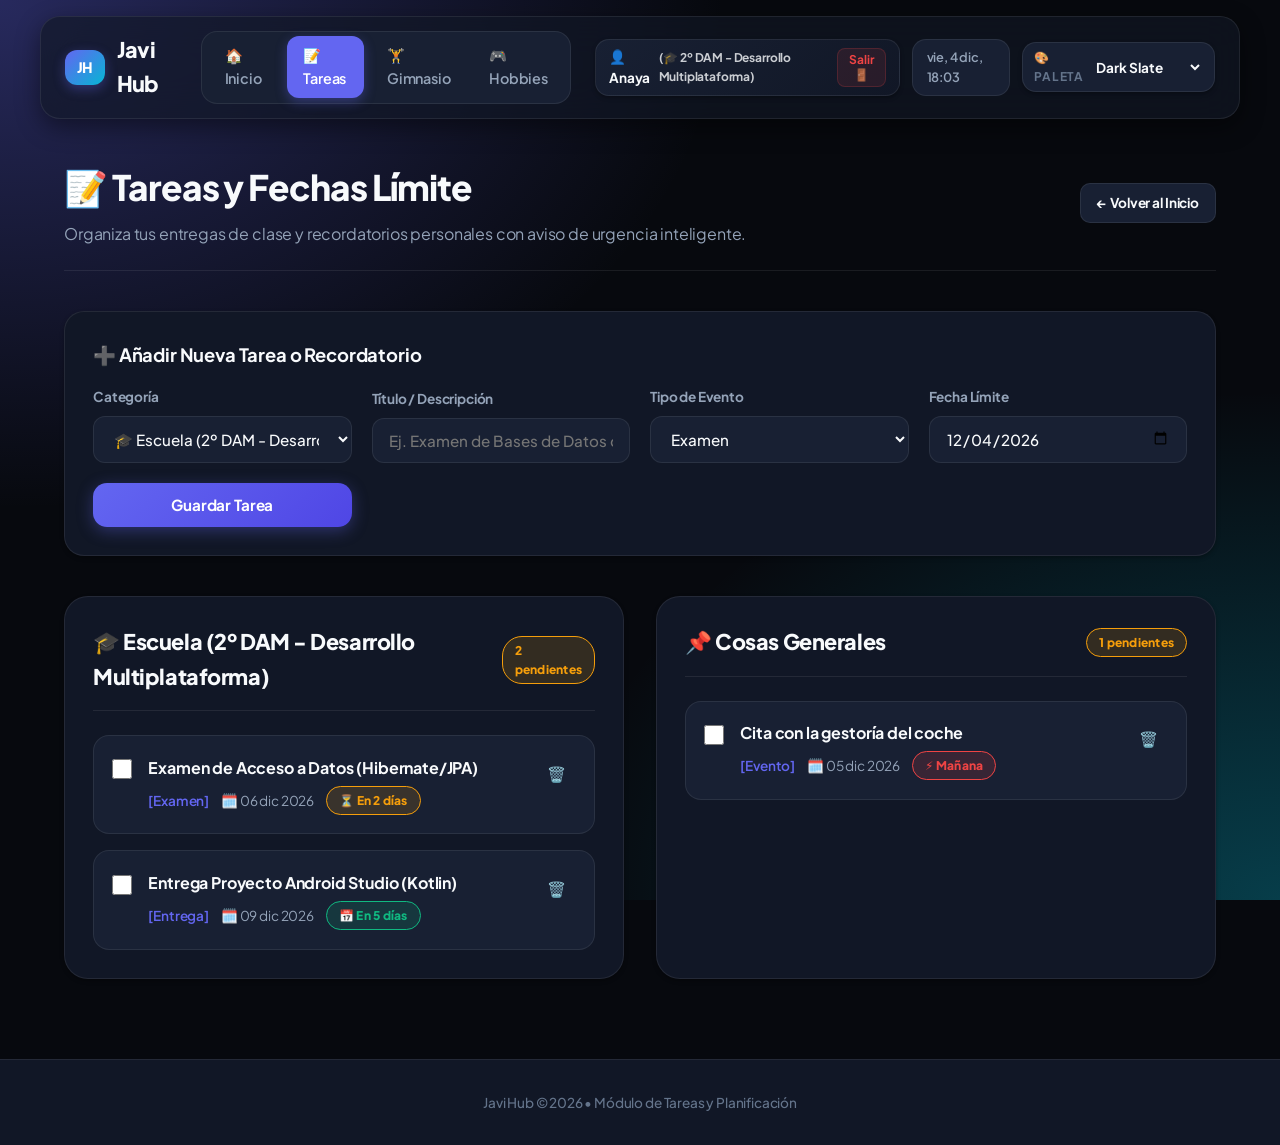
<file: Prueba antigravity/tareas.html>
<!DOCTYPE html>
<html lang="es" data-theme="dark">
<head>
  <meta charset="UTF-8">
  <meta name="viewport" content="width=device-width, initial-scale=1.0">
  <title>Tareas &amp; Escuela | Javi Hub</title>
  <link rel="stylesheet" href="style/style.css">
  <link rel="preconnect" href="https://fonts.googleapis.com">
  <link rel="preconnect" href="https://fonts.gstatic.com" crossorigin>
  <link href="https://fonts.googleapis.com/css2?family=Inter:wght@400;500;600;700;800&display=swap" rel="stylesheet">
</head>
<body>

  <!-- Barra de navegación -->
  <header class="navbar">
    <div class="container nav-container">
      <a href="index.html" class="nav-brand">
        <span class="brand-badge">JH</span>
        <span>Javi Hub</span>
      </a>

      <nav>
        <ul class="nav-links">
          <li class="nav-item"><a href="index.html">🏠 Inicio</a></li>
          <li class="nav-item active"><a href="tareas.html">📝 Tareas</a></li>
          <li class="nav-item"><a href="gimnasio.html">🏋️ Gimnasio</a></li>
          <li class="nav-item"><a href="hobbies.html">🎮 Hobbies</a></li>
        </ul>
      </nav>

      <div class="nav-actions">
        <span id="liveClock" class="time-badge">🕒 Cargando...</span>
        <div class="theme-selector">
          <label for="themeSelect">🎨 Paleta</label>
          <select id="themeSelect">
            <option value="dark">Dark Slate</option>
            <option value="light">Minimal Claro</option>
            <option value="nordic">Nórdico Mint</option>
            <option value="warm">Cálido Sunset</option>
          </select>
        </div>
      </div>
    </div>
  </header>

  <!-- Contenido principal -->
  <main class="main-content">
    <div class="container">
      
      <!-- Encabezado de página -->
      <div class="page-header">
        <div class="page-title-box">
          <h1>📝 Tareas y Fechas Límite</h1>
          <p>Organiza tus entregas de clase y recordatorios personales con aviso de urgencia inteligente.</p>
        </div>
        <div>
          <a href="index.html" class="btn btn-secondary btn-sm">
            &larr; Volver al Inicio
          </a>
        </div>
      </div>

      <!-- Formulario para agregar tarea -->
      <div class="form-card">
        <h3 style="font-size: 1.15rem; font-weight: 700; margin-bottom: 1rem; color: var(--text-primary);">
          ➕ Añadir Nueva Tarea o Recordatorio
        </h3>

        <form id="taskForm" class="form-grid">
          <div class="form-group">
            <label for="taskCategory">Categoría</label>
            <select id="taskCategory" class="form-control" required>
              <option id="mainColumnOption" value="school">🎓 Escuela (DAM)</option>
              <option value="general">📌 Cosas Generales</option>
            </select>
          </div>

          <div class="form-group" style="flex: 2;">
            <label for="taskTitle">Título / Descripción</label>
            <input type="text" id="taskTitle" class="form-control" placeholder="Ej. Examen de Bases de Datos o ITV coche" required>
          </div>

          <div class="form-group">
            <label for="taskType">Tipo de Evento</label>
            <select id="taskType" class="form-control">
              <option value="Examen">Examen</option>
              <option value="Entrega">Entrega / Práctica</option>
              <option value="Recordatorio">Recordatorio</option>
              <option value="Evento">Fecha Importante</option>
            </select>
          </div>

          <div class="form-group">
            <label for="taskDate">Fecha Límite</label>
            <input type="date" id="taskDate" class="form-control" required>
          </div>

          <div class="form-group" style="display: flex; justify-content: flex-end;">
            <button type="submit" class="btn btn-primary" style="width: 100%;">
              Guardar Tarea
            </button>
          </div>
        </form>
      </div>

      <!-- Vista en Dos Columnas: Escuela vs Cosas Generales -->
      <div class="two-column-layout">
        
        <!-- Columna 1: Escuela / Trabajo -->
        <div class="column-card">
          <div class="column-header">
            <h2 id="mainColumnHeader">🎓 Escuela (DAM)</h2>
            <span id="schoolCountBadge" class="badge-urgency urgency-ok">0 activas</span>
          </div>
          
          <div id="schoolTaskList" class="task-list">
            <!-- Inyectado por JS -->
          </div>
        </div>

        <!-- Columna 2: Cosas Generales -->
        <div class="column-card">
          <div class="column-header">
            <h2>📌 Cosas Generales</h2>
            <span id="generalCountBadge" class="badge-urgency urgency-ok">0 activas</span>
          </div>

          <div id="generalTaskList" class="task-list">
            <!-- Inyectado por JS -->
          </div>
        </div>

      </div>

    </div>
  </main>

  <!-- Footer -->
  <footer class="footer">
    <div class="container">
      <p>Javi Hub &copy; 2026 &bull; Módulo de Tareas y Planificación</p>
    </div>
  </footer>

  <script src="js/app.js"></script>
  <script>
    // Inicializar fecha mínima en el input a hoy
    const taskDateInput = document.getElementById('taskDate');
    const todayISO = new Date().toISOString().split('T')[0];
    taskDateInput.value = todayISO;

    // Cargar datos
    let schoolTasks = Storage.get('tasks_school', null);
    let generalTasks = Storage.get('tasks_general', null);

    const activeUser = Auth.getUser();
    const ocupName = (activeUser && activeUser.ocupacion_nombre) ? activeUser.ocupacion_nombre : 'Mis Tareas';
    const isWork = (activeUser && activeUser.ocupacion_tipo === 'trabajo');

    // Datos iniciales adaptados al usuario real
    if (schoolTasks === null) {
      if (isWork) {
        schoolTasks = [
          { id: 1, title: `Reunión de coordinación en ${ocupName}`, type: 'Evento', date: getFutureDate(2), completed: false },
          { id: 2, title: `Entrega de avances del proyecto`, type: 'Entrega', date: getFutureDate(5), completed: false }
        ];
      } else {
        schoolTasks = [
          { id: 1, title: `Práctica de ${ocupName}`, type: 'Entrega', date: getFutureDate(2), completed: false },
          { id: 2, title: `Examen de ${ocupName}`, type: 'Examen', date: getFutureDate(5), completed: false }
        ];
      }
      Storage.set('tasks_school', schoolTasks);
    }

    if (generalTasks === null) {
      generalTasks = [
        { id: 101, title: 'Configurar mis metas personales en Javi Hub', type: 'Recordatorio', date: getFutureDate(1), completed: false }
      ];
      Storage.set('tasks_general', generalTasks);
    }

    function getFutureDate(daysAhead) {
      const d = new Date();
      d.setDate(d.getDate() + daysAhead);
      return d.toISOString().split('T')[0];
    }

    // Cálculo de aviso de urgencia
    function getUrgencyInfo(dateStr) {
      const today = new Date();
      today.setHours(0, 0, 0, 0);

      const target = new Date(dateStr + 'T00:00:00');
      target.setHours(0, 0, 0, 0);

      const diffTime = target - today;
      const diffDays = Math.ceil(diffTime / (1000 * 60 * 60 * 24));

      if (diffDays < 0) {
        return {
          text: `⚠️ Vencida (${Math.abs(diffDays)}d)`,
          cssClass: 'urgency-expired'
        };
      } else if (diffDays === 0) {
        return {
          text: '🔥 ¡Es hoy!',
          cssClass: 'urgency-today'
        };
      } else if (diffDays === 1) {
        return {
          text: '⚡ Mañana',
          cssClass: 'urgency-today'
        };
      } else if (diffDays <= 3) {
        return {
          text: `⏳ En ${diffDays} días`,
          cssClass: 'urgency-soon'
        };
      } else {
        return {
          text: `📅 En ${diffDays} días`,
          cssClass: 'urgency-ok'
        };
      }
    }

    // Renderizar listas
    function renderTasks() {
      renderList('school', schoolTasks, 'schoolTaskList', 'schoolCountBadge');
      renderList('general', generalTasks, 'generalTaskList', 'generalCountBadge');
    }

    function renderList(category, list, containerId, badgeId) {
      const container = document.getElementById(containerId);
      const badge = document.getElementById(badgeId);

      // Ordenar por fecha (más próximas primero, no completadas primero)
      const sorted = [...list].sort((a, b) => {
        if (a.completed !== b.completed) return a.completed ? 1 : -1;
        return new Date(a.date) - new Date(b.date);
      });

      const activeCount = sorted.filter(t => !t.completed).length;
      badge.textContent = `${activeCount} pendientes`;
      badge.className = `badge-urgency ${activeCount > 0 ? 'urgency-soon' : 'urgency-ok'}`;

      if (sorted.length === 0) {
        container.innerHTML = `
          <div class="empty-state">
            <div class="empty-state-icon">🎉</div>
            <p>¡No tienes tareas pendientes aquí!</p>
          </div>
        `;
        return;
      }

      container.innerHTML = sorted.map(task => {
        const urgency = getUrgencyInfo(task.date);
        const formattedDate = new Date(task.date + 'T00:00:00').toLocaleDateString('es-ES', {
          day: '2-digit', month: 'short', year: 'numeric'
        });

        return `
          <div class="task-item ${task.completed ? 'completed' : ''}">
            <div class="task-content">
              <input type="checkbox" class="task-checkbox" 
                     ${task.completed ? 'checked' : ''} 
                     onchange="toggleTask('${category}', ${task.id})">
              
              <div class="task-details">
                <span class="task-text">${escapeHtml(task.title)}</span>
                <div class="task-meta">
                  <span style="font-weight: 600; color: var(--primary);">[${task.type}]</span>
                  <span>🗓️ ${formattedDate}</span>
                  <span class="badge-urgency ${urgency.cssClass}">${urgency.text}</span>
                </div>
              </div>
            </div>

            <button class="btn-icon" title="Eliminar tarea" onclick="deleteTask('${category}', ${task.id})">
              🗑️
            </button>
          </div>
        `;
      }).join('');
    }

    // Acciones
    window.toggleTask = function(category, id) {
      if (category === 'school') {
        schoolTasks = schoolTasks.map(t => t.id === id ? { ...t, completed: !t.completed } : t);
        Storage.set('tasks_school', schoolTasks);
      } else {
        generalTasks = generalTasks.map(t => t.id === id ? { ...t, completed: !t.completed } : t);
        Storage.set('tasks_general', generalTasks);
      }
      renderTasks();
    };

    window.deleteTask = function(category, id) {
      if (!confirm('¿Seguro que deseas eliminar esta tarea?')) return;
      if (category === 'school') {
        schoolTasks = schoolTasks.filter(t => t.id !== id);
        Storage.set('tasks_school', schoolTasks);
      } else {
        generalTasks = generalTasks.filter(t => t.id !== id);
        Storage.set('tasks_general', generalTasks);
      }
      renderTasks();
    };

    // Formulario de agregar tarea
    document.getElementById('taskForm').addEventListener('submit', (e) => {
      e.preventDefault();
      const category = document.getElementById('taskCategory').value;
      const title = document.getElementById('taskTitle').value.trim();
      const type = document.getElementById('taskType').value;
      const date = document.getElementById('taskDate').value;

      if (!title || !date) return;

      const newTask = {
        id: Date.now(),
        title,
        type,
        date,
        completed: false
      };

      if (category === 'school') {
        schoolTasks.push(newTask);
        Storage.set('tasks_school', schoolTasks);
      } else {
        generalTasks.push(newTask);
        Storage.set('tasks_general', generalTasks);
      }

      document.getElementById('taskTitle').value = '';
      renderTasks();
    });

    function escapeHtml(text) {
      const div = document.createElement('div');
      div.textContent = text;
      return div.innerHTML;
    }

    renderTasks();
  </script>
</body>
</html>
</file>
<file: Prueba antigravity/style/style.css>
/* ===================================================================
   JAVI HUB - ESTILO VISUAL DE NUEVA GENERACIÓN (ULTRA MODERNO & BENTO UI)
   =================================================================== */

@import url('https://fonts.googleapis.com/css2?family=Plus+Jakarta+Sans:wght@300;400;500;600;700;800&family=Inter:wght@400;500;600;700&display=swap');

/* 1. PALETAS DE COLORES (VARIABLES CSS) */
:root, [data-theme="dark"] {
  --font-family: 'Plus Jakarta Sans', 'Inter', system-ui, -apple-system, sans-serif;
  
  /* Fondos y superficies tipo Obsidian / Midnight */
  --bg-primary: #07090e;
  --bg-secondary: #0d111a;
  --bg-surface: #111726;
  --bg-surface-elevated: #182033;
  --bg-overlay: rgba(13, 17, 26, 0.8);
  --bg-glass: rgba(17, 23, 38, 0.65);
  --bg-glass-border: rgba(255, 255, 255, 0.08);

  /* Bordes */
  --border-color: rgba(255, 255, 255, 0.08);
  --border-hover: rgba(255, 255, 255, 0.18);
  --border-focus: #6366f1;

  /* Tipografía */
  --text-primary: #f8fafc;
  --text-secondary: #94a3b8;
  --text-muted: #64748b;

  /* Acentos */
  --primary: #6366f1;
  --primary-hover: #4f46e5;
  --primary-light: rgba(99, 102, 241, 0.15);
  --primary-glow: rgba(99, 102, 241, 0.35);
  --primary-text: #ffffff;
  --accent: #06b6d4;
  --accent-glow: rgba(6, 182, 212, 0.3);

  /* Estados */
  --success: #10b981;
  --success-bg: rgba(16, 185, 129, 0.15);
  --warning: #f59e0b;
  --warning-bg: rgba(245, 158, 11, 0.15);
  --danger: #ef4444;
  --danger-bg: rgba(239, 68, 68, 0.15);

  /* Sombras de profundidad */
  --shadow-sm: 0 2px 4px rgba(0, 0, 0, 0.3);
  --shadow-md: 0 8px 24px rgba(0, 0, 0, 0.45);
  --shadow-lg: 0 16px 40px -8px rgba(0, 0, 0, 0.6), 0 0 1px 1px rgba(255, 255, 255, 0.05);

  --card-radius: 20px;
  --btn-radius: 14px;
}

[data-theme="light"] {
  --bg-primary: #f8fafc;
  --bg-secondary: #f1f5f9;
  --bg-surface: #ffffff;
  --bg-surface-elevated: #f8fafc;
  --bg-overlay: rgba(255, 255, 255, 0.85);
  --bg-glass: rgba(255, 255, 255, 0.75);
  --bg-glass-border: rgba(0, 0, 0, 0.06);

  --border-color: #e2e8f0;
  --border-hover: #cbd5e1;
  --border-focus: #4f46e5;

  --text-primary: #0f172a;
  --text-secondary: #475569;
  --text-muted: #94a3b8;

  --primary: #4f46e5;
  --primary-hover: #4338ca;
  --primary-light: #eef2ff;
  --primary-glow: rgba(79, 70, 229, 0.2);
  --primary-text: #ffffff;
  --accent: #0284c7;
  --accent-glow: rgba(2, 132, 199, 0.2);

  --success: #10b981;
  --success-bg: #d1fae5;
  --warning: #f59e0b;
  --warning-bg: #fef3c7;
  --danger: #ef4444;
  --danger-bg: #fee2e2;

  --shadow-sm: 0 1px 3px rgba(0, 0, 0, 0.05);
  --shadow-md: 0 6px 20px rgba(0, 0, 0, 0.06);
  --shadow-lg: 0 16px 32px -4px rgba(0, 0, 0, 0.08);
}

[data-theme="nordic"] {
  --bg-primary: #0b131b;
  --bg-secondary: #101c27;
  --bg-surface: #142332;
  --bg-surface-elevated: #1a2f43;
  --bg-overlay: rgba(16, 28, 39, 0.85);
  --bg-glass: rgba(20, 35, 50, 0.7);
  --bg-glass-border: rgba(45, 212, 191, 0.12);

  --border-color: #1f374e;
  --border-hover: #2b4b6b;
  --border-focus: #2dd4bf;

  --text-primary: #f1f5f9;
  --text-secondary: #94a3b8;
  --text-muted: #64748b;

  --primary: #0d9488;
  --primary-hover: #0f766e;
  --primary-light: rgba(13, 148, 136, 0.2);
  --primary-glow: rgba(13, 148, 136, 0.35);
  --primary-text: #ffffff;
  --accent: #38bdf8;
  --accent-glow: rgba(56, 189, 248, 0.3);

  --success: #34d399;
  --success-bg: rgba(52, 211, 153, 0.15);
  --warning: #facc15;
  --warning-bg: rgba(250, 204, 21, 0.15);
  --danger: #fb7185;
  --danger-bg: rgba(251, 113, 133, 0.15);

  --shadow-sm: 0 2px 4px rgba(0, 0, 0, 0.4);
  --shadow-md: 0 8px 24px rgba(0, 0, 0, 0.5);
  --shadow-lg: 0 16px 40px -8px rgba(0, 0, 0, 0.65);
}

[data-theme="warm"] {
  --bg-primary: #120e0c;
  --bg-secondary: #1c1512;
  --bg-surface: #241c18;
  --bg-surface-elevated: #302621;
  --bg-overlay: rgba(28, 21, 18, 0.85);
  --bg-glass: rgba(36, 28, 24, 0.75);
  --bg-glass-border: rgba(234, 88, 12, 0.15);

  --border-color: #3d2f28;
  --border-hover: #574339;
  --border-focus: #ea580c;

  --text-primary: #fdfaf6;
  --text-secondary: #d6cbbf;
  --text-muted: #9c8e82;

  --primary: #ea580c;
  --primary-hover: #c2410c;
  --primary-light: rgba(234, 88, 12, 0.2);
  --primary-glow: rgba(234, 88, 12, 0.35);
  --primary-text: #ffffff;
  --accent: #f59e0b;
  --accent-glow: rgba(245, 158, 11, 0.3);

  --success: #22c55e;
  --success-bg: rgba(34, 197, 94, 0.15);
  --warning: #f59e0b;
  --warning-bg: rgba(245, 158, 11, 0.15);
  --danger: #ef4444;
  --danger-bg: rgba(239, 68, 68, 0.15);

  --shadow-sm: 0 2px 4px rgba(0, 0, 0, 0.4);
  --shadow-md: 0 8px 24px rgba(0, 0, 0, 0.5);
  --shadow-lg: 0 16px 40px -8px rgba(0, 0, 0, 0.65);
}

/* 2. RESET Y ESTRUCTURA BASE */
* {
  margin: 0;
  padding: 0;
  box-sizing: border-box;
  transition: background-color 0.25s cubic-bezier(0.16, 1, 0.3, 1),
              border-color 0.25s cubic-bezier(0.16, 1, 0.3, 1),
              color 0.2s ease,
              box-shadow 0.25s ease;
}

body {
  font-family: var(--font-family);
  background-color: var(--bg-primary);
  color: var(--text-primary);
  line-height: 1.6;
  min-height: 100vh;
  display: flex;
  flex-direction: column;
  letter-spacing: -0.01em;
  background-image: 
    radial-gradient(at 0% 0%, var(--primary-glow) 0px, transparent 40%),
    radial-gradient(at 100% 100%, var(--accent-glow) 0px, transparent 40%);
  background-attachment: fixed;
  background-repeat: no-repeat;
}

a {
  color: var(--primary);
  text-decoration: none;
  transition: all 0.2s cubic-bezier(0.16, 1, 0.3, 1);
}

a:hover {
  color: var(--accent);
}

button, input, select, textarea {
  font-family: inherit;
  font-size: 0.95rem;
}

/* 3. LAYOUT */
.container {
  width: 100%;
  max-width: 1200px;
  margin: 0 auto;
  padding: 0 1.5rem;
}

.main-content {
  flex: 1;
  padding: 2.5rem 0 5rem;
}

/* 4. BARRA DE NAVEGACIÓN FLOTANTE TIPO VIDRIO ESMERILADO */
.navbar {
  position: sticky;
  top: 1rem;
  z-index: 100;
  width: calc(100% - 2rem);
  max-width: 1200px;
  margin: 1rem auto 0;
  background-color: var(--bg-glass);
  backdrop-filter: blur(20px);
  -webkit-backdrop-filter: blur(20px);
  border: 1px solid var(--border-color);
  border-radius: 20px;
  padding: 0.85rem 1.5rem;
  box-shadow: var(--shadow-md);
}

.nav-container {
  display: flex;
  justify-content: space-between;
  align-items: center;
  gap: 1.5rem;
  padding: 0;
}

.nav-brand {
  display: flex;
  align-items: center;
  gap: 0.75rem;
  font-weight: 800;
  font-size: 1.35rem;
  letter-spacing: -0.03em;
  color: var(--text-primary);
}

.brand-badge {
  background: linear-gradient(135deg, var(--primary), var(--accent));
  color: #ffffff;
  padding: 0.35rem 0.75rem;
  border-radius: 12px;
  font-size: 0.9rem;
  font-weight: 800;
  box-shadow: 0 4px 12px var(--primary-glow);
  display: inline-flex;
  align-items: center;
  justify-content: center;
}

.nav-links {
  display: flex;
  align-items: center;
  list-style: none;
  gap: 0.4rem;
  background-color: var(--bg-surface-elevated);
  padding: 0.3rem 0.4rem;
  border-radius: 16px;
  border: 1px solid var(--border-color);
}

.nav-item a {
  display: flex;
  align-items: center;
  gap: 0.5rem;
  padding: 0.5rem 1rem;
  border-radius: 12px;
  color: var(--text-secondary);
  font-weight: 600;
  font-size: 0.9rem;
  text-decoration: none;
  transition: all 0.2s ease;
}

.nav-item a:hover {
  color: var(--text-primary);
  background-color: rgba(255, 255, 255, 0.05);
}

.nav-item.active a {
  background: var(--primary);
  color: #ffffff;
  box-shadow: 0 4px 12px var(--primary-glow);
}

.nav-actions {
  display: flex;
  align-items: center;
  gap: 0.75rem;
}

/* Selector de Paletas */
.theme-selector {
  display: flex;
  align-items: center;
  background-color: var(--bg-surface-elevated);
  border: 1px solid var(--border-color);
  border-radius: 14px;
  padding: 0.3rem 0.7rem;
  gap: 0.5rem;
  box-shadow: var(--shadow-sm);
}

.theme-selector label {
  font-size: 0.75rem;
  color: var(--text-muted);
  font-weight: 700;
  text-transform: uppercase;
  letter-spacing: 0.06em;
}

.theme-selector select {
  background: transparent;
  border: none;
  color: var(--text-primary);
  font-weight: 700;
  font-size: 0.85rem;
  cursor: pointer;
  outline: none;
}

.time-badge {
  font-size: 0.8rem;
  color: var(--text-secondary);
  font-weight: 600;
  padding: 0.45rem 0.85rem;
  border-radius: 14px;
  background: var(--bg-surface-elevated);
  border: 1px solid var(--border-color);
  display: inline-flex;
  align-items: center;
  gap: 0.4rem;
}

.user-nav-badge {
  display: inline-flex;
  align-items: center;
  gap: 0.6rem;
  background: linear-gradient(135deg, var(--bg-surface-elevated), var(--bg-surface));
  border: 1px solid var(--border-color);
  padding: 0.35rem 0.8rem;
  border-radius: 14px;
  box-shadow: var(--shadow-sm);
}

.user-avatar-tag {
  font-size: 0.85rem;
  font-weight: 700;
  color: var(--text-primary);
  display: flex;
  align-items: center;
  gap: 0.35rem;
}

.btn-logout {
  background: rgba(239, 68, 68, 0.1);
  border: 1px solid rgba(239, 68, 68, 0.2);
  font-size: 0.75rem;
  font-weight: 700;
  color: var(--danger);
  cursor: pointer;
  padding: 0.2rem 0.5rem;
  border-radius: 8px;
  transition: all 0.2s ease;
}

.btn-logout:hover {
  background: var(--danger);
  color: #ffffff;
}

/* 5. HERO / BIENVENIDA & BANNER */
.welcome-hero {
  margin-bottom: 3rem;
  display: flex;
  flex-direction: column;
  gap: 1.75rem;
}

.greeting-box {
  display: flex;
  justify-content: space-between;
  align-items: flex-end;
  flex-wrap: wrap;
  gap: 1.25rem;
}

.greeting-title {
  font-size: 2.6rem;
  font-weight: 800;
  letter-spacing: -0.04em;
  color: var(--text-primary);
  line-height: 1.15;
}

.greeting-title span {
  background: linear-gradient(135deg, var(--text-primary) 30%, var(--primary) 100%);
  -webkit-background-clip: text;
  -webkit-text-fill-color: transparent;
}

.greeting-subtitle {
  font-size: 1.1rem;
  color: var(--text-secondary);
  margin-top: 0.5rem;
  max-width: 650px;
}

/* Carrusel Animado */
.banner-carousel {
  position: relative;
  width: 100%;
  height: 290px;
  border-radius: 24px;
  overflow: hidden;
  box-shadow: var(--shadow-lg);
  border: 1px solid var(--border-color);
  background-color: var(--bg-surface);
}

.carousel-slides {
  display: flex;
  width: 100%;
  height: 100%;
  transition: transform 0.6s cubic-bezier(0.16, 1, 0.3, 1);
}

.carousel-slide {
  min-width: 100%;
  height: 100%;
  position: relative;
}

.carousel-slide img {
  width: 100%;
  height: 100%;
  object-fit: cover;
}

.carousel-overlay {
  position: absolute;
  inset: 0;
  background: linear-gradient(90deg, rgba(7, 9, 14, 0.85) 0%, rgba(7, 9, 14, 0.4) 65%, rgba(7, 9, 14, 0.1) 100%);
  display: flex;
  flex-direction: column;
  justify-content: center;
  padding: 0 3.5rem;
  color: #ffffff;
}

.carousel-pill {
  display: inline-block;
  background: rgba(255, 255, 255, 0.15);
  backdrop-filter: blur(12px);
  padding: 0.3rem 0.85rem;
  border-radius: 30px;
  font-size: 0.75rem;
  font-weight: 800;
  letter-spacing: 0.08em;
  margin-bottom: 0.85rem;
  width: fit-content;
  border: 1px solid rgba(255, 255, 255, 0.25);
  box-shadow: 0 4px 12px rgba(0,0,0,0.2);
}

.carousel-title {
  font-size: 2rem;
  font-weight: 800;
  letter-spacing: -0.03em;
  margin-bottom: 0.5rem;
  text-shadow: 0 2px 10px rgba(0, 0, 0, 0.5);
}

.carousel-desc {
  font-size: 1rem;
  opacity: 0.9;
  max-width: 520px;
  line-height: 1.5;
  text-shadow: 0 1px 4px rgba(0, 0, 0, 0.6);
}

.carousel-btn {
  position: absolute;
  top: 50%;
  transform: translateY(-50%);
  width: 48px;
  height: 48px;
  border-radius: 50%;
  background: rgba(0, 0, 0, 0.5);
  backdrop-filter: blur(10px);
  border: 1px solid rgba(255, 255, 255, 0.2);
  color: #ffffff;
  display: flex;
  align-items: center;
  justify-content: center;
  cursor: pointer;
  z-index: 10;
  transition: all 0.25s cubic-bezier(0.16, 1, 0.3, 1);
  font-size: 1.3rem;
}

.carousel-btn:hover {
  background: rgba(0, 0, 0, 0.85);
  transform: translateY(-50%) scale(1.1);
  border-color: #ffffff;
}

.carousel-btn.prev { left: 1.25rem; }
.carousel-btn.next { right: 1.25rem; }

.carousel-indicators {
  position: absolute;
  bottom: 1.25rem;
  left: 50%;
  transform: translateX(-50%);
  display: flex;
  gap: 0.6rem;
  z-index: 10;
}

.indicator-dot {
  width: 12px;
  height: 10px;
  border-radius: 6px;
  background: rgba(255, 255, 255, 0.3);
  cursor: pointer;
  transition: all 0.3s cubic-bezier(0.16, 1, 0.3, 1);
}

.indicator-dot.active {
  width: 32px;
  background: #ffffff;
  box-shadow: 0 0 10px rgba(255,255,255,0.6);
}

/* 6. BENTO GRID - TARJETAS PRINCIPALES */
.hub-grid {
  display: grid;
  grid-template-columns: repeat(auto-fit, minmax(330px, 1fr));
  gap: 2rem;
}

.hub-card {
  background-color: var(--bg-surface);
  border: 1px solid var(--border-color);
  border-radius: 24px;
  padding: 2rem;
  box-shadow: var(--shadow-sm);
  display: flex;
  flex-direction: column;
  justify-content: space-between;
  position: relative;
  overflow: hidden;
  transition: transform 0.3s cubic-bezier(0.16, 1, 0.3, 1),
              box-shadow 0.3s cubic-bezier(0.16, 1, 0.3, 1),
              border-color 0.3s cubic-bezier(0.16, 1, 0.3, 1);
}

.hub-card::before {
  content: "";
  position: absolute;
  top: 0;
  left: 0;
  right: 0;
  height: 4px;
  background: linear-gradient(90deg, var(--primary), var(--accent));
  opacity: 0;
  transition: opacity 0.3s ease;
}

.hub-card:hover {
  transform: translateY(-6px);
  box-shadow: var(--shadow-lg);
  border-color: var(--border-hover);
}

.hub-card:hover::before {
  opacity: 1;
}

.card-icon {
  width: 60px;
  height: 60px;
  border-radius: 18px;
  display: flex;
  align-items: center;
  justify-content: center;
  font-size: 1.8rem;
  margin-bottom: 1.5rem;
  box-shadow: inset 0 2px 4px rgba(255,255,255,0.1);
}

.hub-card-header h3 {
  font-size: 1.4rem;
  font-weight: 800;
  letter-spacing: -0.02em;
  margin-bottom: 0.5rem;
  color: var(--text-primary);
}

.hub-card-header p {
  color: var(--text-secondary);
  font-size: 0.95rem;
  margin-bottom: 1.5rem;
  line-height: 1.6;
}

.card-stats {
  background-color: var(--bg-surface-elevated);
  border-radius: 16px;
  padding: 1rem 1.25rem;
  margin-bottom: 1.5rem;
  display: flex;
  justify-content: space-between;
  align-items: center;
  border: 1px solid var(--border-color);
}

.stat-item {
  display: flex;
  flex-direction: column;
}

.stat-label {
  color: var(--text-muted);
  font-size: 0.75rem;
  font-weight: 700;
  text-transform: uppercase;
  letter-spacing: 0.05em;
}

.stat-value {
  font-weight: 800;
  font-size: 1.05rem;
  color: var(--text-primary);
  margin-top: 0.1rem;
}

/* 7. BOTONES MODERNOS & GLOW */
.btn {
  display: inline-flex;
  align-items: center;
  justify-content: center;
  gap: 0.6rem;
  padding: 0.8rem 1.6rem;
  border-radius: var(--btn-radius);
  font-weight: 700;
  font-size: 0.95rem;
  letter-spacing: -0.01em;
  cursor: pointer;
  border: none;
  outline: none;
  transition: all 0.25s cubic-bezier(0.16, 1, 0.3, 1);
  text-decoration: none;
  position: relative;
  overflow: hidden;
}

.btn:active {
  transform: scale(0.97);
}

.btn-primary {
  background: linear-gradient(135deg, var(--primary), var(--primary-hover));
  color: var(--primary-text);
  box-shadow: 0 4px 16px var(--primary-glow);
}

.btn-primary:hover {
  filter: brightness(1.1);
  transform: translateY(-2px);
  box-shadow: 0 6px 20px var(--primary-glow);
  color: #ffffff;
}

.btn-secondary {
  background-color: var(--bg-surface-elevated);
  color: var(--text-primary);
  border: 1px solid var(--border-color);
}

.btn-secondary:hover {
  background-color: var(--border-hover);
  color: var(--text-primary);
  transform: translateY(-2px);
}

.btn-success {
  background: linear-gradient(135deg, #10b981, #059669);
  color: #ffffff;
  box-shadow: 0 4px 16px rgba(16, 185, 129, 0.35);
}

.btn-success:hover {
  filter: brightness(1.1);
  transform: translateY(-2px);
}

.btn-danger {
  background: linear-gradient(135deg, #ef4444, #dc2626);
  color: #ffffff;
  box-shadow: 0 4px 16px rgba(239, 68, 68, 0.35);
}

.btn-sm {
  padding: 0.5rem 1rem;
  font-size: 0.85rem;
  border-radius: 10px;
}

.btn-icon {
  width: 38px;
  height: 38px;
  padding: 0;
  border-radius: 10px;
  display: inline-flex;
  align-items: center;
  justify-content: center;
  background-color: transparent;
  color: var(--text-muted);
  border: 1px solid transparent;
  cursor: pointer;
  transition: all 0.2s ease;
}

.btn-icon:hover {
  background-color: rgba(239, 68, 68, 0.15);
  color: var(--danger);
  border-color: rgba(239, 68, 68, 0.25);
  transform: scale(1.08);
}

/* 8. PÁGINAS INTERNAS & FORMULARIOS */
.page-header {
  display: flex;
  justify-content: space-between;
  align-items: center;
  flex-wrap: wrap;
  gap: 1.25rem;
  margin-bottom: 2.5rem;
  padding-bottom: 1.5rem;
  border-bottom: 1px solid var(--border-color);
}

.page-title-box h1 {
  font-size: 2.2rem;
  font-weight: 800;
  letter-spacing: -0.03em;
  color: var(--text-primary);
  display: flex;
  align-items: center;
  gap: 0.75rem;
}

.page-title-box p {
  color: var(--text-secondary);
  font-size: 1rem;
  margin-top: 0.35rem;
}

.form-card {
  background-color: var(--bg-surface);
  border: 1px solid var(--border-color);
  border-radius: 20px;
  padding: 1.75rem;
  box-shadow: var(--shadow-sm);
  margin-bottom: 2.5rem;
}

.form-grid {
  display: grid;
  grid-template-columns: repeat(auto-fit, minmax(210px, 1fr));
  gap: 1.25rem;
  align-items: flex-end;
}

.form-group {
  display: flex;
  flex-direction: column;
  gap: 0.5rem;
}

.form-group label {
  font-size: 0.85rem;
  font-weight: 700;
  color: var(--text-secondary);
}

.form-control {
  width: 100%;
  padding: 0.75rem 1rem;
  border-radius: 12px;
  border: 1px solid var(--border-color);
  background-color: var(--bg-surface-elevated);
  color: var(--text-primary);
  outline: none;
  font-weight: 500;
  transition: all 0.2s cubic-bezier(0.16, 1, 0.3, 1);
}

.form-control:focus {
  border-color: var(--border-focus);
  box-shadow: 0 0 0 4px var(--primary-light);
  background-color: var(--bg-surface);
}

/* 9. TAREAS Y RECORDATORIOS */
.two-column-layout {
  display: grid;
  grid-template-columns: 1fr 1fr;
  gap: 2rem;
}

.column-card {
  background-color: var(--bg-surface);
  border: 1px solid var(--border-color);
  border-radius: 24px;
  padding: 1.75rem;
  box-shadow: var(--shadow-sm);
  display: flex;
  flex-direction: column;
  gap: 1.5rem;
}

.column-header {
  display: flex;
  justify-content: space-between;
  align-items: center;
  padding-bottom: 1rem;
  border-bottom: 1px solid var(--border-color);
}

.column-header h2 {
  font-size: 1.35rem;
  font-weight: 800;
  letter-spacing: -0.02em;
  display: flex;
  align-items: center;
  gap: 0.6rem;
}

.task-list {
  display: flex;
  flex-direction: column;
  gap: 1rem;
  min-height: 140px;
}

.task-item {
  background-color: var(--bg-surface-elevated);
  border: 1px solid var(--border-color);
  border-radius: 16px;
  padding: 1.15rem;
  display: flex;
  align-items: flex-start;
  justify-content: space-between;
  gap: 1rem;
  transition: all 0.25s cubic-bezier(0.16, 1, 0.3, 1);
}

.task-item:hover {
  border-color: var(--border-hover);
  transform: translateY(-2px);
  box-shadow: var(--shadow-sm);
}

.task-item.completed {
  opacity: 0.55;
  background-color: var(--bg-primary);
}

.task-item.completed .task-text {
  text-decoration: line-through;
  color: var(--text-muted);
}

.task-content {
  display: flex;
  align-items: flex-start;
  gap: 1rem;
  flex: 1;
}

.task-checkbox {
  margin-top: 0.3rem;
  width: 20px;
  height: 20px;
  accent-color: var(--primary);
  cursor: pointer;
}

.task-details {
  display: flex;
  flex-direction: column;
  gap: 0.35rem;
}

.task-text {
  font-weight: 700;
  font-size: 1rem;
  color: var(--text-primary);
  letter-spacing: -0.01em;
}

.task-meta {
  display: flex;
  align-items: center;
  gap: 0.75rem;
  font-size: 0.85rem;
  color: var(--text-secondary);
  flex-wrap: wrap;
}

/* Insignias de Urgencia */
.badge-urgency {
  padding: 0.25rem 0.75rem;
  border-radius: 20px;
  font-size: 0.75rem;
  font-weight: 800;
  letter-spacing: 0.02em;
  display: inline-flex;
  align-items: center;
  gap: 0.35rem;
}

.urgency-today {
  background-color: var(--danger-bg);
  color: var(--danger);
  border: 1px solid var(--danger);
  animation: pulseLight 1.8s infinite;
}

.urgency-soon {
  background-color: var(--warning-bg);
  color: var(--warning);
  border: 1px solid var(--warning);
}

.urgency-ok {
  background-color: var(--success-bg);
  color: var(--success);
  border: 1px solid var(--success);
}

.urgency-expired {
  background-color: var(--bg-surface-elevated);
  color: var(--text-muted);
  border: 1px solid var(--border-color);
}

@keyframes pulseLight {
  0% { transform: scale(1); box-shadow: 0 0 0 0 rgba(239, 68, 68, 0.4); }
  70% { transform: scale(1.02); box-shadow: 0 0 0 8px rgba(239, 68, 68, 0); }
  100% { transform: scale(1); box-shadow: 0 0 0 0 rgba(239, 68, 68, 0); }
}

/* 10. GIMNASIO & DIETA */
.gym-stats-row {
  display: grid;
  grid-template-columns: repeat(auto-fit, minmax(230px, 1fr));
  gap: 1.5rem;
  margin-bottom: 2.5rem;
}

.stat-card {
  background-color: var(--bg-surface);
  border: 1px solid var(--border-color);
  border-radius: 20px;
  padding: 1.75rem;
  box-shadow: var(--shadow-sm);
  display: flex;
  flex-direction: column;
  gap: 0.5rem;
  transition: transform 0.25s ease;
}

.stat-card:hover {
  transform: translateY(-3px);
  border-color: var(--border-hover);
}

.diet-checker-box {
  background: linear-gradient(135deg, var(--bg-surface), var(--bg-surface-elevated));
  border: 1px solid var(--border-color);
  border-radius: 24px;
  padding: 2.5rem 2rem;
  text-align: center;
  display: flex;
  flex-direction: column;
  align-items: center;
  gap: 1.5rem;
  margin-bottom: 2rem;
  box-shadow: var(--shadow-md);
}

.diet-toggle-btn {
  padding: 1.15rem 2.75rem;
  font-size: 1.15rem;
  font-weight: 800;
  letter-spacing: -0.01em;
  border-radius: 40px;
  cursor: pointer;
  display: inline-flex;
  align-items: center;
  gap: 0.85rem;
  transition: all 0.3s cubic-bezier(0.16, 1, 0.3, 1);
  border: 2px solid transparent;
}

.diet-toggle-btn.completed {
  background: linear-gradient(135deg, #10b981, #059669);
  color: #ffffff;
  box-shadow: 0 8px 25px rgba(16, 185, 129, 0.4);
  transform: scale(1.03);
}

.diet-toggle-btn.pending {
  background-color: var(--bg-surface);
  color: var(--text-secondary);
  border-color: var(--border-color);
}

.diet-toggle-btn.pending:hover {
  border-color: var(--success);
  color: var(--success);
  transform: translateY(-2px);
}

.chart-wrapper {
  background-color: var(--bg-surface);
  border: 1px solid var(--border-color);
  border-radius: 24px;
  padding: 2rem;
  box-shadow: var(--shadow-sm);
  margin-bottom: 2.5rem;
}

.chart-container {
  width: 100%;
  height: 270px;
  position: relative;
  display: flex;
  align-items: center;
  justify-content: center;
}

.weight-table-box {
  background-color: var(--bg-surface);
  border: 1px solid var(--border-color);
  border-radius: 24px;
  padding: 1.75rem;
  box-shadow: var(--shadow-sm);
}

.styled-table {
  width: 100%;
  border-collapse: collapse;
  text-align: left;
  font-size: 0.95rem;
}

.styled-table th {
  padding: 0.85rem 1rem;
  border-bottom: 2px solid var(--border-color);
  color: var(--text-muted);
  font-weight: 800;
  font-size: 0.75rem;
  text-transform: uppercase;
  letter-spacing: 0.06em;
}

.styled-table td {
  padding: 1rem;
  border-bottom: 1px solid var(--border-color);
  color: var(--text-primary);
}

.styled-table tr:hover td {
  background-color: var(--bg-surface-elevated);
}

/* 11. HOBBIES */
.hobby-tabs {
  display: flex;
  gap: 0.75rem;
  margin-bottom: 1.5rem;
  border-bottom: 1px solid var(--border-color);
  padding-bottom: 0.75rem;
  overflow-x: auto;
}

.hobby-tab-btn {
  background: transparent;
  border: none;
  padding: 0.65rem 1.25rem;
  border-radius: 12px;
  color: var(--text-secondary);
  font-weight: 700;
  font-size: 0.9rem;
  cursor: pointer;
  display: flex;
  align-items: center;
  gap: 0.5rem;
  transition: all 0.2s ease;
  white-space: nowrap;
}

.hobby-tab-btn:hover {
  background-color: var(--bg-surface-elevated);
  color: var(--text-primary);
}

.hobby-tab-btn.active {
  background: var(--primary);
  color: #ffffff;
  box-shadow: 0 4px 12px var(--primary-glow);
}

.hobby-grid-section {
  display: grid;
  grid-template-columns: 1.2fr 0.8fr;
  gap: 2rem;
}

.star-rating {
  display: inline-flex;
  gap: 3px;
  cursor: pointer;
  color: #fbbf24;
  font-size: 1.1rem;
}

.hobby-badge {
  font-size: 0.75rem;
  font-weight: 800;
  padding: 0.25rem 0.65rem;
  border-radius: 8px;
  letter-spacing: 0.04em;
  text-transform: uppercase;
}

.badge-movie { background-color: rgba(239, 68, 68, 0.15); color: #f87171; border: 1px solid rgba(239, 68, 68, 0.2); }
.badge-game { background-color: rgba(99, 102, 241, 0.15); color: #818cf8; border: 1px solid rgba(99, 102, 241, 0.2); }
.badge-book { background-color: rgba(245, 158, 11, 0.15); color: #fbbf24; border: 1px solid rgba(245, 158, 11, 0.2); }

/* 12. PANTALLA DE ACCESO & REGISTRO */
.auth-page {
  min-height: 100vh;
  display: flex;
  align-items: center;
  justify-content: center;
  padding: 2.5rem 1rem;
}

.auth-card {
  width: 100%;
  max-width: 500px;
  background-color: var(--bg-surface);
  border: 1px solid var(--border-color);
  border-radius: 28px;
  padding: 2.75rem;
  box-shadow: var(--shadow-lg);
  position: relative;
  overflow: hidden;
}

.auth-card::before {
  content: "";
  position: absolute;
  top: 0;
  left: 0;
  right: 0;
  height: 5px;
  background: linear-gradient(90deg, var(--primary), var(--accent));
}

.auth-brand {
  text-align: center;
  margin-bottom: 2rem;
}

.auth-brand h1 {
  font-size: 2rem;
  font-weight: 800;
  letter-spacing: -0.04em;
  color: var(--text-primary);
  margin-top: 0.6rem;
}

.auth-brand p {
  color: var(--text-secondary);
  font-size: 0.95rem;
}

.auth-tabs {
  display: flex;
  background-color: var(--bg-surface-elevated);
  border-radius: 14px;
  padding: 0.35rem;
  margin-bottom: 2rem;
  border: 1px solid var(--border-color);
}

.auth-tab-btn {
  flex: 1;
  border: none;
  background: transparent;
  padding: 0.7rem;
  border-radius: 10px;
  font-weight: 700;
  font-size: 0.9rem;
  color: var(--text-secondary);
  cursor: pointer;
  transition: all 0.2s ease;
}

.auth-tab-btn.active {
  background-color: var(--bg-surface);
  color: var(--primary);
  box-shadow: var(--shadow-sm);
}

.auth-alert {
  padding: 0.85rem 1.15rem;
  border-radius: 12px;
  font-size: 0.9rem;
  font-weight: 600;
  margin-bottom: 1.5rem;
  display: none;
}

.auth-alert.error {
  display: block;
  background-color: var(--danger-bg);
  color: var(--danger);
  border: 1px solid var(--danger);
}

.auth-alert.success {
  display: block;
  background-color: var(--success-bg);
  color: var(--success);
  border: 1px solid var(--success);
}

.radio-pill-group {
  display: flex;
  gap: 0.85rem;
}

.radio-pill-label {
  flex: 1;
  display: flex;
  align-items: center;
  justify-content: center;
  gap: 0.5rem;
  padding: 0.75rem;
  border: 1px solid var(--border-color);
  border-radius: 12px;
  background-color: var(--bg-surface-elevated);
  cursor: pointer;
  font-size: 0.9rem;
  font-weight: 700;
  transition: all 0.2s ease;
}

.radio-pill-label:has(input:checked) {
  border-color: var(--primary);
  background-color: var(--primary-light);
  color: var(--primary);
  box-shadow: 0 0 0 1px var(--primary);
}

.radio-pill-label input {
  display: none;
}

/* 13. EMPTY STATE & FOOTER */
.empty-state {
  text-align: center;
  padding: 3rem 1.5rem;
  color: var(--text-muted);
}

.empty-state-icon {
  font-size: 3rem;
  margin-bottom: 0.75rem;
  opacity: 0.7;
}

.footer {
  margin-top: auto;
  border-top: 1px solid var(--border-color);
  background-color: var(--bg-surface);
  padding: 2rem 0;
  text-align: center;
  color: var(--text-muted);
  font-size: 0.85rem;
  font-weight: 500;
}

/* 14. RESPONSIVE BREAKPOINTS */
@media (max-width: 900px) {
  .two-column-layout,
  .hobby-grid-section {
    grid-template-columns: 1fr;
  }
}

@media (max-width: 720px) {
  .navbar {
    width: 100%;
    margin-top: 0;
    border-radius: 0;
    border-left: none;
    border-right: none;
  }
  .nav-container {
    flex-direction: column;
    align-items: stretch;
  }
  .nav-links {
    justify-content: center;
    flex-wrap: wrap;
  }
  .nav-actions {
    justify-content: space-between;
  }
  .banner-carousel {
    height: 240px;
  }
  .carousel-overlay {
    padding: 0 1.5rem;
  }
  .carousel-title {
    font-size: 1.4rem;
  }
  .greeting-title {
    font-size: 1.85rem;
  }
}
</file>
